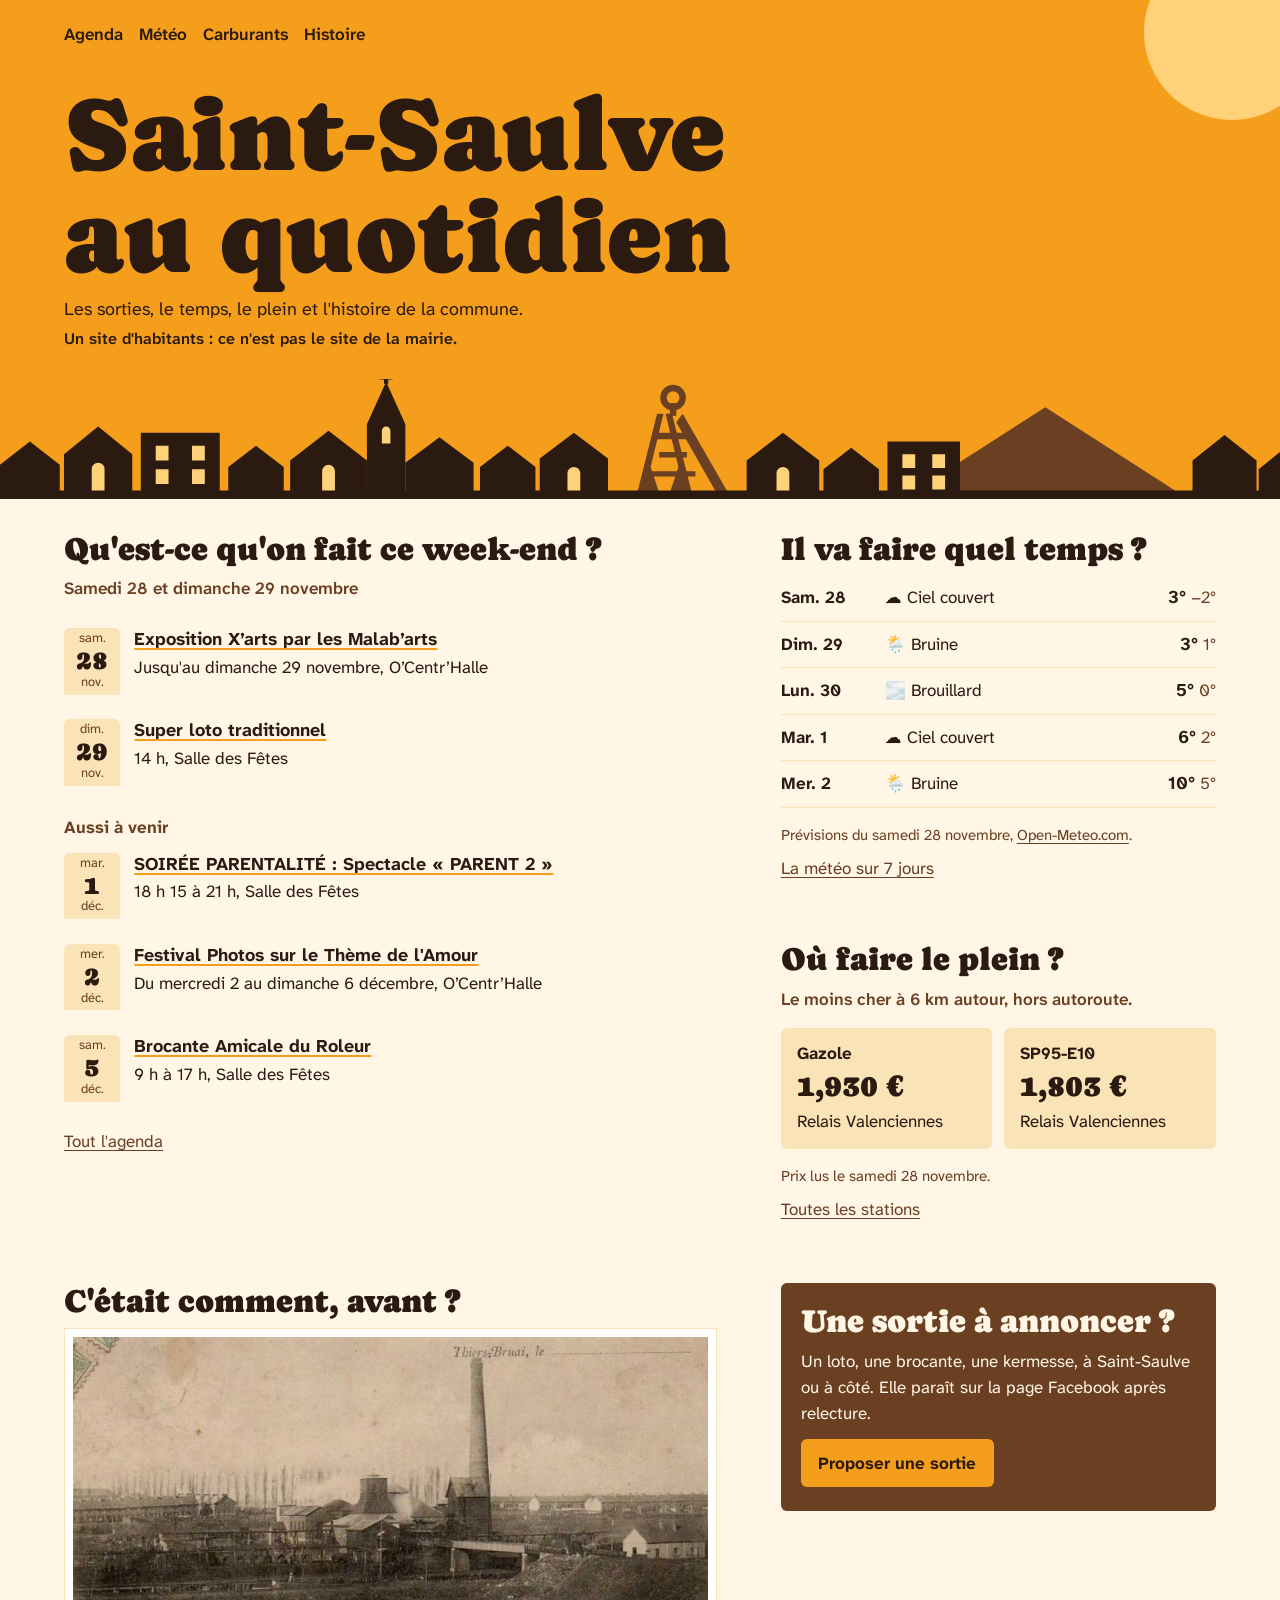
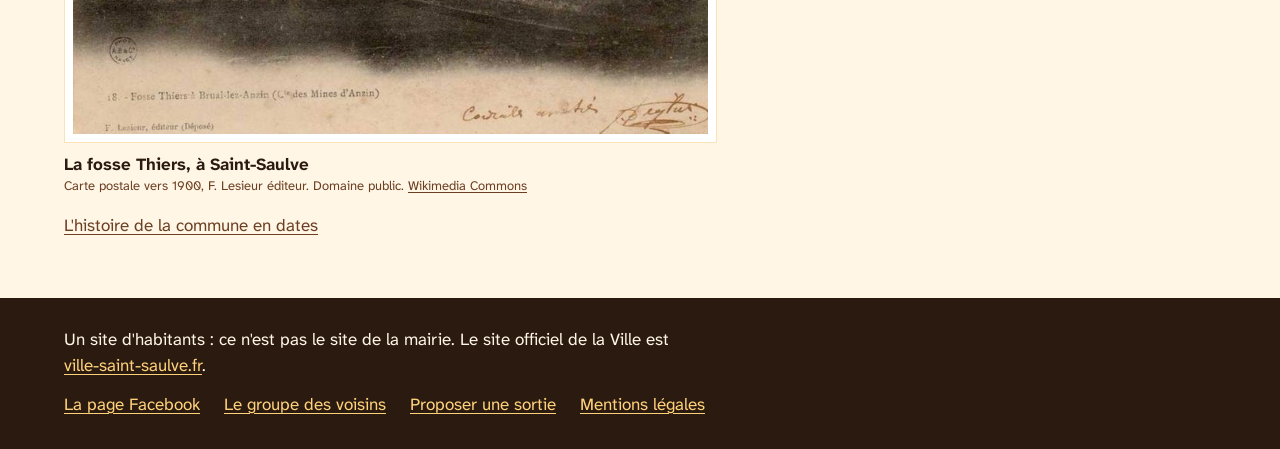
<file: index.html>
<!doctype html>
<html lang="fr">
<head>
<meta charset="utf-8">
<meta name="viewport" content="width=device-width, initial-scale=1">
<title>Saint-Saulve au quotidien : les sorties, la météo, le plein, l&#39;histoire</title>
<meta name="description" content="Que faire ce week-end à Saint-Saulve, le temps des prochains jours, le carburant le moins cher autour et l&#39;histoire de la commune. Un site d&#39;habitants, pas celui de la mairie.">
<link rel="canonical" href="https://saint-saulve-au-quotidien.github.io/">
<meta property="og:type" content="website">
<meta property="og:locale" content="fr_FR">
<meta property="og:site_name" content="Saint-Saulve au quotidien">
<meta property="og:title" content="Saint-Saulve au quotidien : les sorties, la météo, le plein, l&#39;histoire">
<meta property="og:description" content="Que faire ce week-end à Saint-Saulve, le temps des prochains jours, le carburant le moins cher autour et l&#39;histoire de la commune. Un site d&#39;habitants, pas celui de la mairie.">
<meta property="og:url" content="https://saint-saulve-au-quotidien.github.io/">
<meta property="og:image" content="https://saint-saulve-au-quotidien.github.io/assets/partage.png">
<meta name="theme-color" content="#F59E1B">
<link rel="icon" href="assets/icone.svg" type="image/svg+xml">
<link rel="stylesheet" href="assets/site.css">
</head>
<body>
<a class="evitement" href="#contenu">Aller au contenu</a>
<header class="ciel ciel-accueil">
  <div class="soleil" aria-hidden="true"></div>
  <div class="ciel-haut">
    <nav aria-label="Rubriques">
      <ul>
        <li><a href="agenda/">Agenda</a></li>
        <li><a href="meteo/">Météo</a></li>
        <li><a href="carburants/">Carburants</a></li>
        <li><a href="histoire/">Histoire</a></li>
      </ul>
    </nav>
  </div>
  <div class="ciel-titre">
<h1>Saint-Saulve au quotidien</h1>
<p>Les sorties, le temps, le plein et l'histoire de la commune.</p>
    <p class="ciel-avis">Un site d'habitants : ce n'est pas le site de la mairie.</p>
  </div>
<svg class="toits" viewBox="0 0 1200 120" preserveAspectRatio="xMidYMax slice" aria-hidden="true" focusable="false">
  <g class="toits-loin">
    <path d="M846 120 980 34l134 86z"/>
    <path d="M596 120 616 40h6l-12 50 10 30zm54 0-20-80h-6l12 50-10 30z"/>
    <path d="M614 58h34v6h-34zm4 18h26v5h-26zm-8 18h42v5h-42z"/>
    <path d="m640 40 46 80h-11l-41-72z"/>
    <path d="M631 13a12 12 0 1 1 0 24 12 12 0 0 1 0-24zm0 6a6 6 0 1 0 0 12 6 6 0 0 0 0-12z"/>
    <path d="M628 30h6v12h-6z"/>
  </g>
  <g class="toits-pres">
    <path d="M0 120V88l28-22 28 22v32z"/>
    <path d="M60 120V78l32-26 32 26v42z"/>
    <path d="M132 120V58h74v62z"/>
    <path d="M214 120V90l26-20 26 20v30z"/>
    <path d="M272 120V84l36-28 36 28v36z"/>
    <path d="M344 120V50l18-40 18 40v70z"/>
    <path d="M360 0h4v12h-4zM356 4h12v4h-12z"/>
    <path d="M380 120V86l32-24 32 24v34z"/>
    <path d="M450 120V90l26-20 26 20v30z"/>
    <path d="M506 120V82l32-24 32 24v38z"/>
    <path d="M700 120V84l34-26 34 26v36z"/>
    <path d="M772 120V92l26-20 26 20v28z"/>
    <path d="M832 120V66h68v54z"/>
    <path d="M1118 120V84l30-24 30 24v36z"/>
    <path d="M1180 120V92l20-16v44z"/>
    <path d="M0 112h1200v8H0z"/>
  </g>
  <g class="toits-fenetres">
    <path d="M146 70h12v14h-12zm34 0h12v14h-12zm-34 22h12v14h-12zm34 0h12v14h-12z"/>
    <path d="M846 78h12v13h-12zm28 0h12v13h-12zm-28 20h12v13h-12zm28 0h12v13h-12z"/>
    <path d="M86 112V92a6 6 0 0 1 12 0v20zM532 112V96a6 6 0 0 1 12 0v16zM728 112V96a6 6 0 0 1 12 0v16zM302 112V94a6 6 0 0 1 12 0v18z"/>
    <path d="M358 56a4 4 0 0 1 8 0v12h-8z"/>
  </g>
</svg></header>
<main id="contenu">
<div class="accueil">
  <section class="bloc bloc-sorties">
    <h2>Qu'est-ce qu'on fait ce week-end ?</h2>
    <p class="bloc-precision">Samedi 28 et dimanche 29 novembre</p>
    <ul class="sorties">
<li class="sortie">
  <time class="sortie-jour" datetime="2026-11-28"><span>sam.</span><b>28</b><span>nov.</span></time>
  <div class="sortie-texte">
    <h3><a href="https://www.ville-saint-saulve.fr/event/exposition-xarts-par-les-malabarts/">Exposition X’arts par les Malab’arts</a></h3>
    <p>Jusqu&#39;au dimanche 29 novembre, O’Centr’Halle</p>
  </div>
</li><li class="sortie">
  <time class="sortie-jour" datetime="2026-11-29"><span>dim.</span><b>29</b><span>nov.</span></time>
  <div class="sortie-texte">
    <h3><a href="https://www.ville-saint-saulve.fr/event/super-loto-traditionnel-63/">Super loto traditionnel</a></h3>
    <p>14 h, Salle des Fêtes</p>
  </div>
</li>    </ul>
    <h3 class="sorties-ensuite">Aussi à venir</h3>
    <ul class="sorties">
<li class="sortie">
  <time class="sortie-jour" datetime="2026-12-01"><span>mar.</span><b>1</b><span>déc.</span></time>
  <div class="sortie-texte">
    <h3><a href="https://www.ville-saint-saulve.fr/event/soiree-parentalite-spectacle-parent-2/">SOIRÉE PARENTALITÉ : Spectacle « PARENT 2 »</a></h3>
    <p>18 h 15 à 21 h, Salle des Fêtes</p>
  </div>
</li><li class="sortie">
  <time class="sortie-jour" datetime="2026-12-02"><span>mer.</span><b>2</b><span>déc.</span></time>
  <div class="sortie-texte">
    <h3><a href="https://www.ville-saint-saulve.fr/event/festival-photos-sur-le-theme-de-lamour/">Festival Photos sur le Thème de l&#39;Amour</a></h3>
    <p>Du mercredi 2 au dimanche 6 décembre, O’Centr’Halle</p>
  </div>
</li><li class="sortie">
  <time class="sortie-jour" datetime="2026-12-05"><span>sam.</span><b>5</b><span>déc.</span></time>
  <div class="sortie-texte">
    <h3><a href="https://www.ville-saint-saulve.fr/event/brocante-amicale-du-roleur/">Brocante Amicale du Roleur</a></h3>
    <p>9 h à 17 h, Salle des Fêtes</p>
  </div>
</li>    </ul>
    <p><a href="agenda/">Tout l'agenda</a></p>
  </section>

  <section class="bloc bloc-meteo">
    <h2>Il va faire quel temps ?</h2>
    <ul class="jours">
<li class="jour-meteo">
  <span class="jour-nom">Sam. 28</span>
  <span class="jour-ciel"><span aria-hidden="true">☁️</span> Ciel couvert</span>
  <span class="jour-temperatures"><b>3°</b> <span>−2°</span></span>
</li><li class="jour-meteo">
  <span class="jour-nom">Dim. 29</span>
  <span class="jour-ciel"><span aria-hidden="true">🌦️</span> Bruine</span>
  <span class="jour-temperatures"><b>3°</b> <span>1°</span></span>
</li><li class="jour-meteo">
  <span class="jour-nom">Lun. 30</span>
  <span class="jour-ciel"><span aria-hidden="true">🌫️</span> Brouillard</span>
  <span class="jour-temperatures"><b>5°</b> <span>0°</span></span>
</li><li class="jour-meteo">
  <span class="jour-nom">Mar. 1</span>
  <span class="jour-ciel"><span aria-hidden="true">☁️</span> Ciel couvert</span>
  <span class="jour-temperatures"><b>6°</b> <span>2°</span></span>
</li><li class="jour-meteo">
  <span class="jour-nom">Mer. 2</span>
  <span class="jour-ciel"><span aria-hidden="true">🌦️</span> Bruine</span>
  <span class="jour-temperatures"><b>10°</b> <span>5°</span></span>
</li>    </ul>
    <p class="note-bloc">Prévisions du samedi 28 novembre, <a href="https://open-meteo.com/">Open-Meteo.com</a>.</p>
    <p><a href="meteo/">La météo sur 7 jours</a></p>
  </section>

  <section class="bloc bloc-plein">
    <h2>Où faire le plein ?</h2>
    <p class="bloc-precision">Le moins cher à 6 km autour, hors autoroute.</p>
    <div class="pleins">
      <div class="plein">
        <h3>Gazole</h3>
        <p class="plein-prix">1,930 €</p>
        <p>Relais Valenciennes</p>
      </div>
      <div class="plein">
        <h3>SP95-E10</h3>
        <p class="plein-prix">1,803 €</p>
        <p>Relais Valenciennes</p>
      </div>
    </div>
    <p class="note-bloc">Prix lus le samedi 28 novembre.</p>
    <p><a href="carburants/">Toutes les stations</a></p>
  </section>

  <section class="bloc bloc-avant">
    <h2>C'était comment, avant ?</h2>
<figure class="carte">
  <img src="images/a002.jpg" width="1600" height="1002" alt="Carte ancienne : La fosse Thiers, à Saint-Saulve" loading="lazy">
  <figcaption><b>La fosse Thiers, à Saint-Saulve</b><small>Carte postale vers 1900, F. Lesieur éditeur. Domaine public. <a href="https://commons.wikimedia.org/wiki/File:Saint-Saulve_-_Fosse_Thiers_(A).jpg">Wikimedia Commons</a></small></figcaption>
</figure>    <p><a href="histoire/">L'histoire de la commune en dates</a></p>
  </section>

  <section class="bloc bloc-annonce">
    <h2>Une sortie à annoncer ?</h2>
    <p>Un loto, une brocante, une kermesse, à Saint-Saulve ou à côté. Elle paraît sur la page Facebook après relecture.</p>
    <p><a class="bouton" href="https://tally.so/r/1WkXYg">Proposer une sortie</a></p>
  </section>
</div>
</main>
<footer class="pied">
  <div class="pied-dedans">
    <p class="pied-avis">Un site d'habitants : ce n'est pas le site de la mairie. Le site officiel de la Ville est <a href="https://www.ville-saint-saulve.fr">ville-saint-saulve.fr</a>.</p>
    <ul class="pied-liens">
      <li><a href="https://www.facebook.com/profile.php?id=61565288438379">La page Facebook</a></li>
      <li><a href="https://www.facebook.com/groups/497136103387492">Le groupe des voisins</a></li>
      <li><a href="https://tally.so/r/1WkXYg">Proposer une sortie</a></li>
      <li><a href="mentions-legales/">Mentions légales</a></li>
    </ul>
  </div>
</footer>
</body>
</html>
</file>
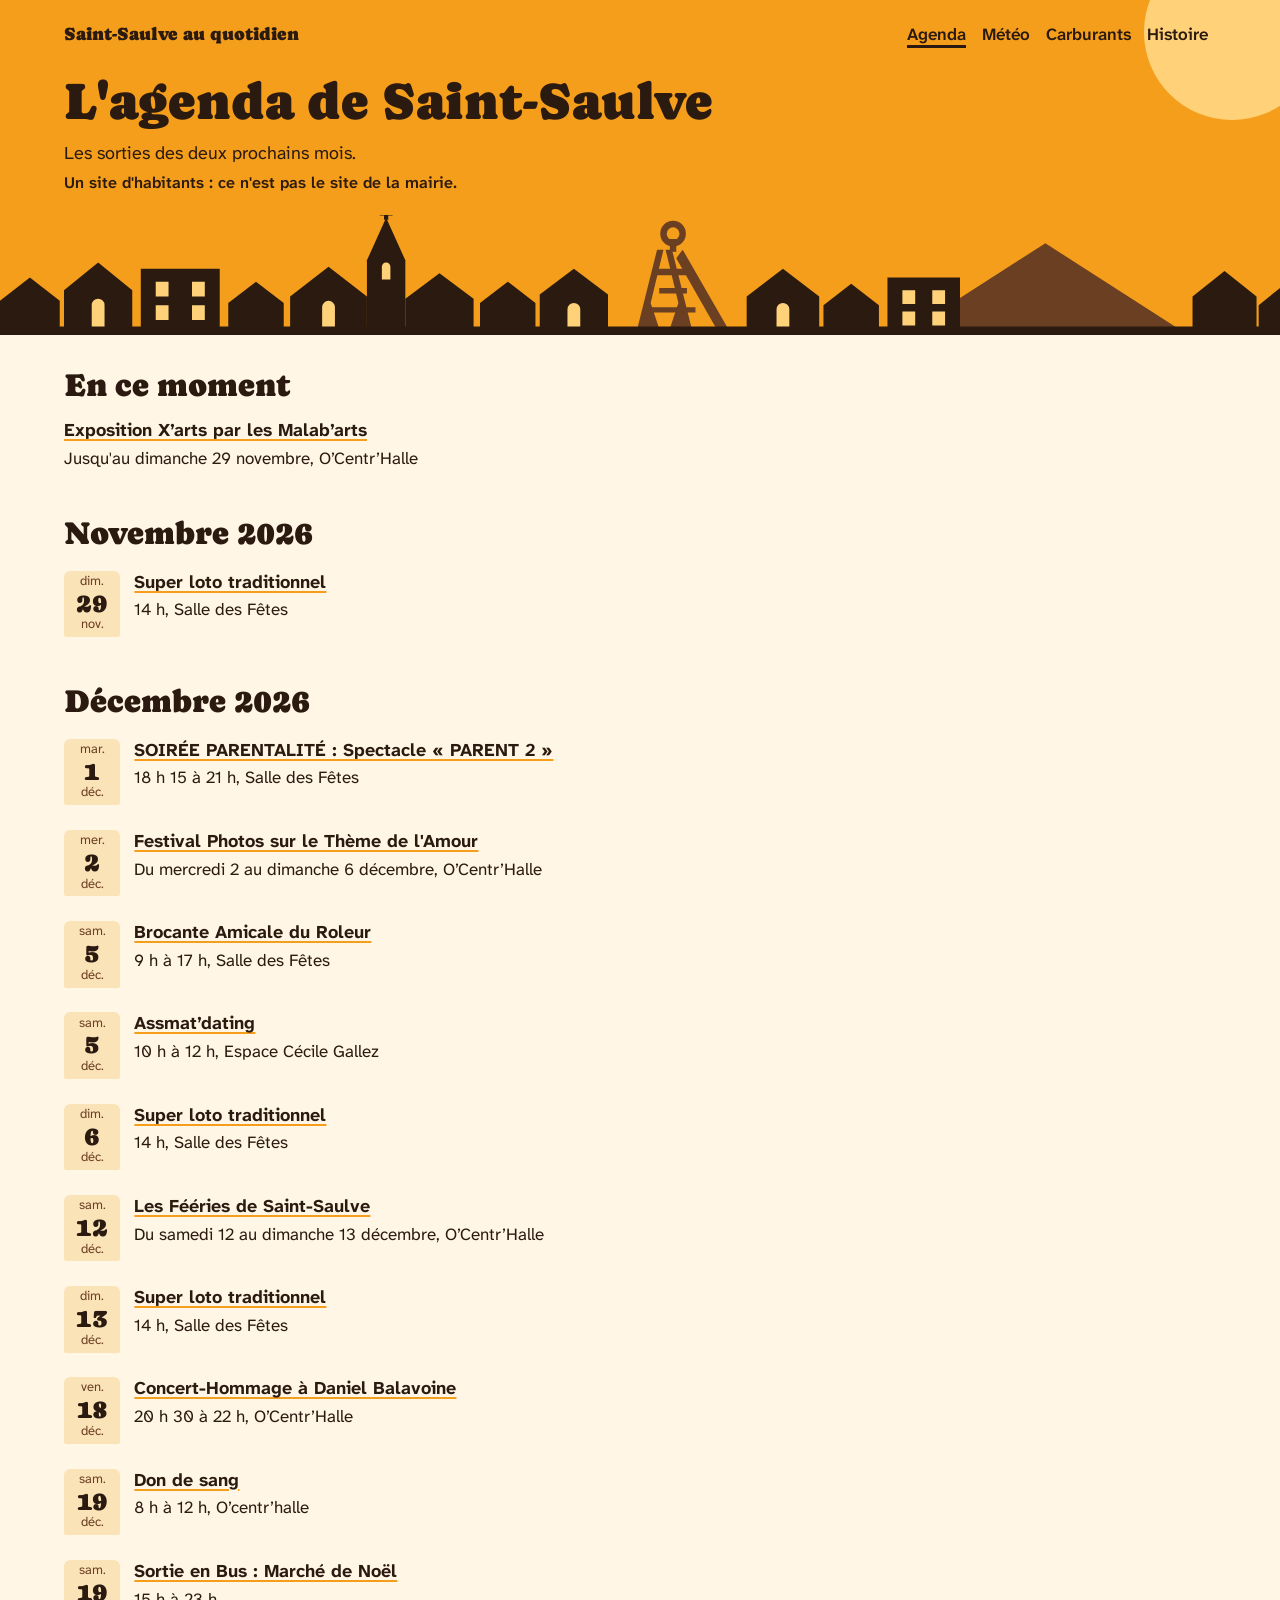
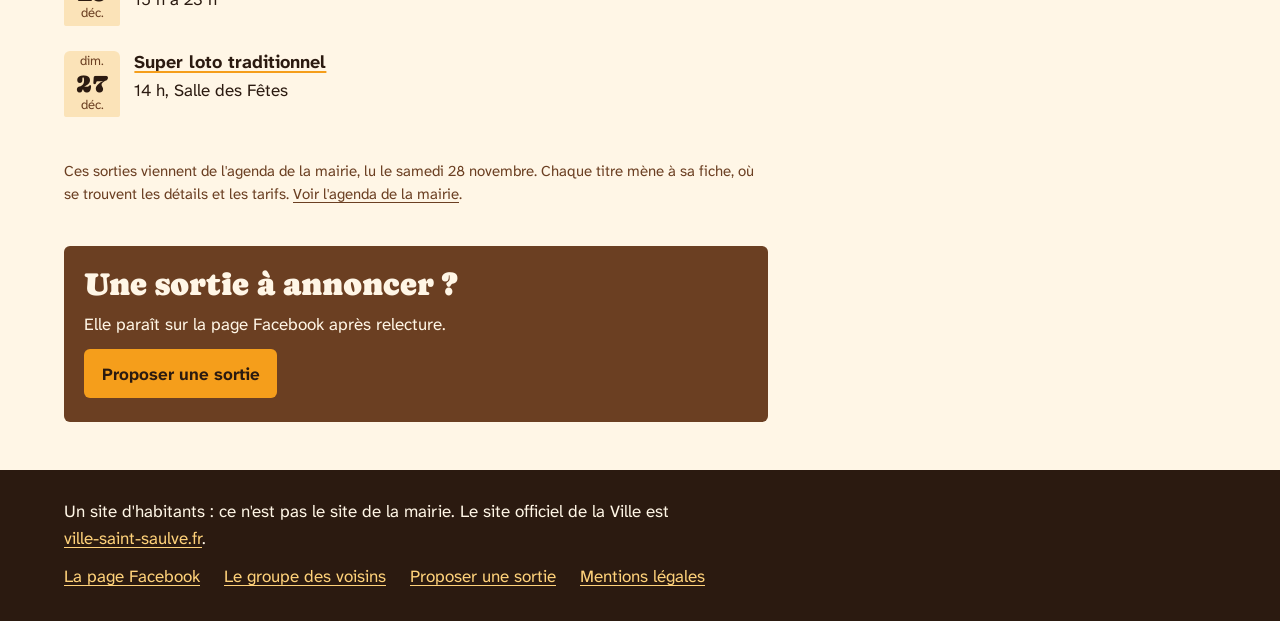
<file: agenda/index.html>
<!doctype html>
<html lang="fr">
<head>
<meta charset="utf-8">
<meta name="viewport" content="width=device-width, initial-scale=1">
<title>Agenda de Saint-Saulve : que faire, les prochaines sorties</title>
<meta name="description" content="Lotos, brocantes, concerts, expositions : les sorties à venir à Saint-Saulve (59880) pour les deux prochains mois, avec l&#39;heure et le lieu. Un site d&#39;habitants, pas celui de la mairie.">
<link rel="canonical" href="https://saint-saulve-au-quotidien.github.io/agenda/">
<meta property="og:type" content="website">
<meta property="og:locale" content="fr_FR">
<meta property="og:site_name" content="Saint-Saulve au quotidien">
<meta property="og:title" content="Agenda de Saint-Saulve : que faire, les prochaines sorties">
<meta property="og:description" content="Lotos, brocantes, concerts, expositions : les sorties à venir à Saint-Saulve (59880) pour les deux prochains mois, avec l&#39;heure et le lieu. Un site d&#39;habitants, pas celui de la mairie.">
<meta property="og:url" content="https://saint-saulve-au-quotidien.github.io/agenda/">
<meta property="og:image" content="https://saint-saulve-au-quotidien.github.io/assets/partage.png">
<meta name="theme-color" content="#F59E1B">
<link rel="icon" href="../assets/icone.svg" type="image/svg+xml">
<link rel="stylesheet" href="../assets/site.css">
<script type="application/ld+json">[{"@context": "https://schema.org", "@type": "Event", "endDate": "2026-11-29T17:00:00+01:00", "location": {"@type": "Place", "address": "O\u2019Centr\u2019Halle, 59880 Saint-Saulve", "name": "O\u2019Centr\u2019Halle"}, "name": "Exposition X\u2019arts par les Malab\u2019arts", "startDate": "2026-11-25T10:00:00+01:00", "url": "https://www.ville-saint-saulve.fr/event/exposition-xarts-par-les-malabarts/"}, {"@context": "https://schema.org", "@type": "Event", "location": {"@type": "Place", "address": "Salle des F\u00eates, 59880 Saint-Saulve", "name": "Salle des F\u00eates"}, "name": "Super loto traditionnel", "startDate": "2026-11-29T14:00:00+01:00", "url": "https://www.ville-saint-saulve.fr/event/super-loto-traditionnel-63/"}, {"@context": "https://schema.org", "@type": "Event", "endDate": "2026-12-01T21:00:00+01:00", "location": {"@type": "Place", "address": "Salle des F\u00eates, 59880 Saint-Saulve", "name": "Salle des F\u00eates"}, "name": "SOIR\u00c9E PARENTALIT\u00c9 : Spectacle \u00ab PARENT 2 \u00bb", "startDate": "2026-12-01T18:15:00+01:00", "url": "https://www.ville-saint-saulve.fr/event/soiree-parentalite-spectacle-parent-2/"}, {"@context": "https://schema.org", "@type": "Event", "endDate": "2026-12-06T17:00:00+01:00", "location": {"@type": "Place", "address": "O\u2019Centr\u2019Halle, 59880 Saint-Saulve", "name": "O\u2019Centr\u2019Halle"}, "name": "Festival Photos sur le Th\u00e8me de l\u0027Amour", "startDate": "2026-12-02T10:00:00+01:00", "url": "https://www.ville-saint-saulve.fr/event/festival-photos-sur-le-theme-de-lamour/"}, {"@context": "https://schema.org", "@type": "Event", "endDate": "2026-12-05T17:00:00+01:00", "location": {"@type": "Place", "address": "Salle des F\u00eates, 59880 Saint-Saulve", "name": "Salle des F\u00eates"}, "name": "Brocante Amicale du Roleur", "startDate": "2026-12-05T09:00:00+01:00", "url": "https://www.ville-saint-saulve.fr/event/brocante-amicale-du-roleur/"}, {"@context": "https://schema.org", "@type": "Event", "endDate": "2026-12-05T12:00:00+01:00", "location": {"@type": "Place", "address": "Espace C\u00e9cile Gallez, 59880 Saint-Saulve", "name": "Espace C\u00e9cile Gallez"}, "name": "Assmat\u2019dating", "startDate": "2026-12-05T10:00:00+01:00", "url": "https://www.ville-saint-saulve.fr/event/assmatdating-3/"}, {"@context": "https://schema.org", "@type": "Event", "location": {"@type": "Place", "address": "Salle des F\u00eates, 59880 Saint-Saulve", "name": "Salle des F\u00eates"}, "name": "Super loto traditionnel", "startDate": "2026-12-06T14:00:00+01:00", "url": "https://www.ville-saint-saulve.fr/event/super-loto-traditionnel-59/"}, {"@context": "https://schema.org", "@type": "Event", "endDate": "2026-12-13T19:15:00+01:00", "location": {"@type": "Place", "address": "O\u2019Centr\u2019Halle, 59880 Saint-Saulve", "name": "O\u2019Centr\u2019Halle"}, "name": "Les F\u00e9\u00e9ries de Saint-Saulve", "startDate": "2026-12-12T16:00:00+01:00", "url": "https://www.ville-saint-saulve.fr/event/les-feeries-de-saint-saulve-9/"}, {"@context": "https://schema.org", "@type": "Event", "location": {"@type": "Place", "address": "Salle des F\u00eates, 59880 Saint-Saulve", "name": "Salle des F\u00eates"}, "name": "Super loto traditionnel", "startDate": "2026-12-13T14:00:00+01:00", "url": "https://www.ville-saint-saulve.fr/event/super-loto-traditionnel-64/"}, {"@context": "https://schema.org", "@type": "Event", "endDate": "2026-12-18T22:00:00+01:00", "location": {"@type": "Place", "address": "O\u2019Centr\u2019Halle, 59880 Saint-Saulve", "name": "O\u2019Centr\u2019Halle"}, "name": "Concert-Hommage \u00e0 Daniel Balavoine", "startDate": "2026-12-18T20:30:00+01:00", "url": "https://www.ville-saint-saulve.fr/event/concert-hommage-a-daniel-balavoine/"}, {"@context": "https://schema.org", "@type": "Event", "endDate": "2026-12-19T12:00:00+01:00", "location": {"@type": "Place", "address": "O\u2019centr\u2019halle, 59880 Saint-Saulve", "name": "O\u2019centr\u2019halle"}, "name": "Don de sang", "startDate": "2026-12-19T08:00:00+01:00", "url": "https://www.ville-saint-saulve.fr/event/don-de-sang-11/"}, {"@context": "https://schema.org", "@type": "Event", "location": {"@type": "Place", "address": "Salle des F\u00eates, 59880 Saint-Saulve", "name": "Salle des F\u00eates"}, "name": "Super loto traditionnel", "startDate": "2026-12-27T14:00:00+01:00", "url": "https://www.ville-saint-saulve.fr/event/super-loto-traditionnel-60/"}]</script>
</head>
<body>
<a class="evitement" href="#contenu">Aller au contenu</a>
<header class="ciel">
  <div class="soleil" aria-hidden="true"></div>
  <div class="ciel-haut">
<a class="marque" href="../">Saint-Saulve au quotidien</a>    <nav aria-label="Rubriques">
      <ul>
        <li><a href="../agenda/" aria-current="page">Agenda</a></li>
        <li><a href="../meteo/">Météo</a></li>
        <li><a href="../carburants/">Carburants</a></li>
        <li><a href="../histoire/">Histoire</a></li>
      </ul>
    </nav>
  </div>
  <div class="ciel-titre">
<h1>L'agenda de <span class="insecable">Saint-Saulve</span></h1>
<p>Les sorties des deux prochains mois.</p>
    <p class="ciel-avis">Un site d'habitants : ce n'est pas le site de la mairie.</p>
  </div>
<svg class="toits" viewBox="0 0 1200 120" preserveAspectRatio="xMidYMax slice" aria-hidden="true" focusable="false">
  <g class="toits-loin">
    <path d="M846 120 980 34l134 86z"/>
    <path d="M596 120 616 40h6l-12 50 10 30zm54 0-20-80h-6l12 50-10 30z"/>
    <path d="M614 58h34v6h-34zm4 18h26v5h-26zm-8 18h42v5h-42z"/>
    <path d="m640 40 46 80h-11l-41-72z"/>
    <path d="M631 13a12 12 0 1 1 0 24 12 12 0 0 1 0-24zm0 6a6 6 0 1 0 0 12 6 6 0 0 0 0-12z"/>
    <path d="M628 30h6v12h-6z"/>
  </g>
  <g class="toits-pres">
    <path d="M0 120V88l28-22 28 22v32z"/>
    <path d="M60 120V78l32-26 32 26v42z"/>
    <path d="M132 120V58h74v62z"/>
    <path d="M214 120V90l26-20 26 20v30z"/>
    <path d="M272 120V84l36-28 36 28v36z"/>
    <path d="M344 120V50l18-40 18 40v70z"/>
    <path d="M360 0h4v12h-4zM356 4h12v4h-12z"/>
    <path d="M380 120V86l32-24 32 24v34z"/>
    <path d="M450 120V90l26-20 26 20v30z"/>
    <path d="M506 120V82l32-24 32 24v38z"/>
    <path d="M700 120V84l34-26 34 26v36z"/>
    <path d="M772 120V92l26-20 26 20v28z"/>
    <path d="M832 120V66h68v54z"/>
    <path d="M1118 120V84l30-24 30 24v36z"/>
    <path d="M1180 120V92l20-16v44z"/>
    <path d="M0 112h1200v8H0z"/>
  </g>
  <g class="toits-fenetres">
    <path d="M146 70h12v14h-12zm34 0h12v14h-12zm-34 22h12v14h-12zm34 0h12v14h-12z"/>
    <path d="M846 78h12v13h-12zm28 0h12v13h-12zm-28 20h12v13h-12zm28 0h12v13h-12z"/>
    <path d="M86 112V92a6 6 0 0 1 12 0v20zM532 112V96a6 6 0 0 1 12 0v16zM728 112V96a6 6 0 0 1 12 0v16zM302 112V94a6 6 0 0 1 12 0v18z"/>
    <path d="M358 56a4 4 0 0 1 8 0v12h-8z"/>
  </g>
</svg></header>
<main id="contenu">
<div class="colonne">
  <section class="bloc">
    <h2>En ce moment</h2>
    <ul class="en-cours">
      <li><h3><a href="https://www.ville-saint-saulve.fr/event/exposition-xarts-par-les-malabarts/">Exposition X’arts par les Malab’arts</a></h3><p>Jusqu&#39;au dimanche 29 novembre, O’Centr’Halle</p></li>
    </ul>
  </section>
  <section class="bloc">
    <h2>Novembre 2026</h2>
    <ul class="sorties">
<li class="sortie">
  <time class="sortie-jour" datetime="2026-11-29"><span>dim.</span><b>29</b><span>nov.</span></time>
  <div class="sortie-texte">
    <h3><a href="https://www.ville-saint-saulve.fr/event/super-loto-traditionnel-63/">Super loto traditionnel</a></h3>
    <p>14 h, Salle des Fêtes</p>
  </div>
</li>    </ul>
  </section>
  <section class="bloc">
    <h2>Décembre 2026</h2>
    <ul class="sorties">
<li class="sortie">
  <time class="sortie-jour" datetime="2026-12-01"><span>mar.</span><b>1</b><span>déc.</span></time>
  <div class="sortie-texte">
    <h3><a href="https://www.ville-saint-saulve.fr/event/soiree-parentalite-spectacle-parent-2/">SOIRÉE PARENTALITÉ : Spectacle « PARENT 2 »</a></h3>
    <p>18 h 15 à 21 h, Salle des Fêtes</p>
  </div>
</li><li class="sortie">
  <time class="sortie-jour" datetime="2026-12-02"><span>mer.</span><b>2</b><span>déc.</span></time>
  <div class="sortie-texte">
    <h3><a href="https://www.ville-saint-saulve.fr/event/festival-photos-sur-le-theme-de-lamour/">Festival Photos sur le Thème de l&#39;Amour</a></h3>
    <p>Du mercredi 2 au dimanche 6 décembre, O’Centr’Halle</p>
  </div>
</li><li class="sortie">
  <time class="sortie-jour" datetime="2026-12-05"><span>sam.</span><b>5</b><span>déc.</span></time>
  <div class="sortie-texte">
    <h3><a href="https://www.ville-saint-saulve.fr/event/brocante-amicale-du-roleur/">Brocante Amicale du Roleur</a></h3>
    <p>9 h à 17 h, Salle des Fêtes</p>
  </div>
</li><li class="sortie">
  <time class="sortie-jour" datetime="2026-12-05"><span>sam.</span><b>5</b><span>déc.</span></time>
  <div class="sortie-texte">
    <h3><a href="https://www.ville-saint-saulve.fr/event/assmatdating-3/">Assmat’dating</a></h3>
    <p>10 h à 12 h, Espace Cécile Gallez</p>
  </div>
</li><li class="sortie">
  <time class="sortie-jour" datetime="2026-12-06"><span>dim.</span><b>6</b><span>déc.</span></time>
  <div class="sortie-texte">
    <h3><a href="https://www.ville-saint-saulve.fr/event/super-loto-traditionnel-59/">Super loto traditionnel</a></h3>
    <p>14 h, Salle des Fêtes</p>
  </div>
</li><li class="sortie">
  <time class="sortie-jour" datetime="2026-12-12"><span>sam.</span><b>12</b><span>déc.</span></time>
  <div class="sortie-texte">
    <h3><a href="https://www.ville-saint-saulve.fr/event/les-feeries-de-saint-saulve-9/">Les Fééries de Saint-Saulve</a></h3>
    <p>Du samedi 12 au dimanche 13 décembre, O’Centr’Halle</p>
  </div>
</li><li class="sortie">
  <time class="sortie-jour" datetime="2026-12-13"><span>dim.</span><b>13</b><span>déc.</span></time>
  <div class="sortie-texte">
    <h3><a href="https://www.ville-saint-saulve.fr/event/super-loto-traditionnel-64/">Super loto traditionnel</a></h3>
    <p>14 h, Salle des Fêtes</p>
  </div>
</li><li class="sortie">
  <time class="sortie-jour" datetime="2026-12-18"><span>ven.</span><b>18</b><span>déc.</span></time>
  <div class="sortie-texte">
    <h3><a href="https://www.ville-saint-saulve.fr/event/concert-hommage-a-daniel-balavoine/">Concert-Hommage à Daniel Balavoine</a></h3>
    <p>20 h 30 à 22 h, O’Centr’Halle</p>
  </div>
</li><li class="sortie">
  <time class="sortie-jour" datetime="2026-12-19"><span>sam.</span><b>19</b><span>déc.</span></time>
  <div class="sortie-texte">
    <h3><a href="https://www.ville-saint-saulve.fr/event/don-de-sang-11/">Don de sang</a></h3>
    <p>8 h à 12 h, O’centr’halle</p>
  </div>
</li><li class="sortie">
  <time class="sortie-jour" datetime="2026-12-19"><span>sam.</span><b>19</b><span>déc.</span></time>
  <div class="sortie-texte">
    <h3><a href="https://www.ville-saint-saulve.fr/event/sortie-en-bus-marche-de-noel/">Sortie en Bus : Marché de Noël</a></h3>
    <p>15 h à 23 h</p>
  </div>
</li><li class="sortie">
  <time class="sortie-jour" datetime="2026-12-27"><span>dim.</span><b>27</b><span>déc.</span></time>
  <div class="sortie-texte">
    <h3><a href="https://www.ville-saint-saulve.fr/event/super-loto-traditionnel-60/">Super loto traditionnel</a></h3>
    <p>14 h, Salle des Fêtes</p>
  </div>
</li>    </ul>
  </section>
  <p class="note">Ces sorties viennent de l'agenda de la mairie, lu le samedi 28 novembre. Chaque titre mène à sa fiche, où se trouvent les détails et les tarifs. <a href="https://www.ville-saint-saulve.fr/events/">Voir l'agenda de la mairie</a>.</p>
  <section class="bloc-annonce">
    <h2>Une sortie à annoncer ?</h2>
    <p>Elle paraît sur la page Facebook après relecture.</p>
    <p><a class="bouton" href="https://tally.so/r/1WkXYg">Proposer une sortie</a></p>
  </section>
</div>
</main>
<footer class="pied">
  <div class="pied-dedans">
    <p class="pied-avis">Un site d'habitants : ce n'est pas le site de la mairie. Le site officiel de la Ville est <a href="https://www.ville-saint-saulve.fr">ville-saint-saulve.fr</a>.</p>
    <ul class="pied-liens">
      <li><a href="https://www.facebook.com/profile.php?id=61565288438379">La page Facebook</a></li>
      <li><a href="https://www.facebook.com/groups/497136103387492">Le groupe des voisins</a></li>
      <li><a href="https://tally.so/r/1WkXYg">Proposer une sortie</a></li>
      <li><a href="../mentions-legales/">Mentions légales</a></li>
    </ul>
  </div>
</footer>
</body>
</html>
</file>
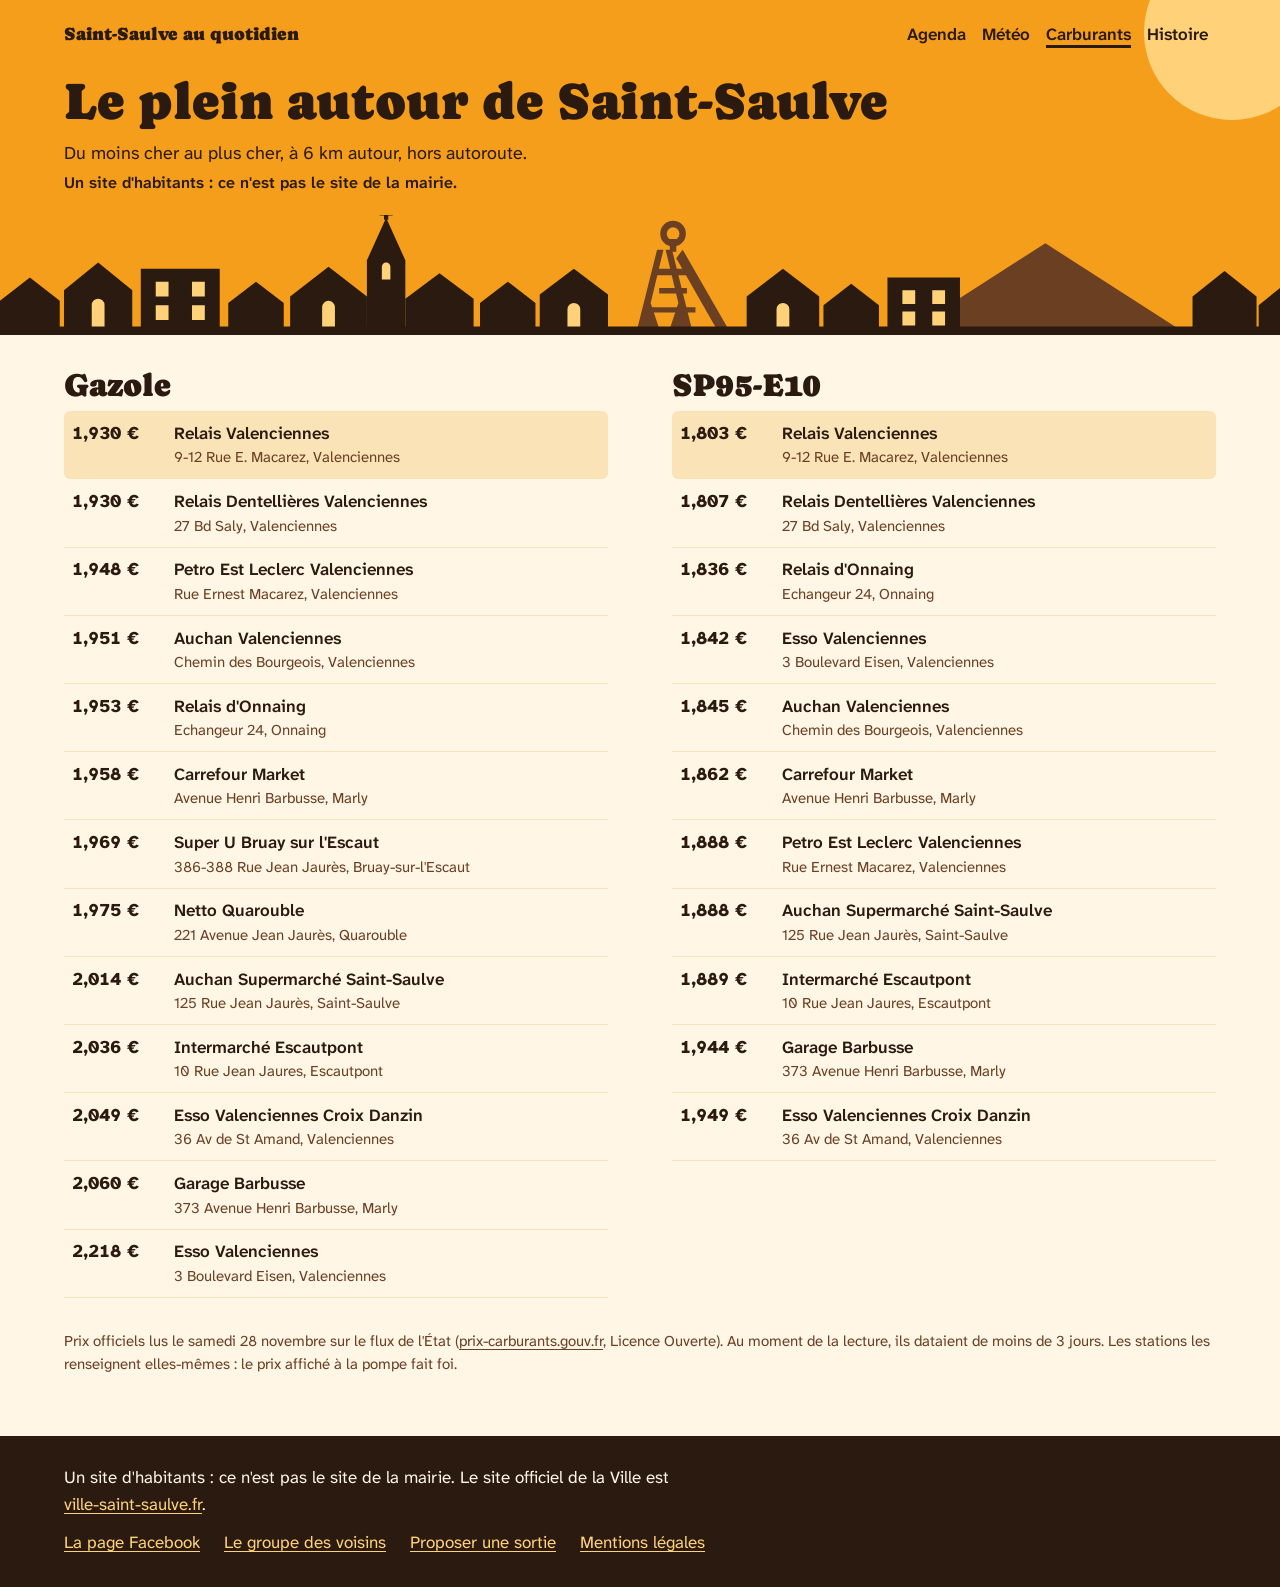
<file: carburants/index.html>
<!doctype html>
<html lang="fr">
<head>
<meta charset="utf-8">
<meta name="viewport" content="width=device-width, initial-scale=1">
<title>Prix des carburants à Saint-Saulve et autour : gazole et SP95-E10</title>
<meta name="description" content="Le gazole et le SP95-E10 du moins cher au plus cher, dans les stations à 6 km autour de Saint-Saulve, hors autoroute. Prix officiels. Un site d&#39;habitants, pas celui de la mairie.">
<link rel="canonical" href="https://saint-saulve-au-quotidien.github.io/carburants/">
<meta property="og:type" content="website">
<meta property="og:locale" content="fr_FR">
<meta property="og:site_name" content="Saint-Saulve au quotidien">
<meta property="og:title" content="Prix des carburants à Saint-Saulve et autour : gazole et SP95-E10">
<meta property="og:description" content="Le gazole et le SP95-E10 du moins cher au plus cher, dans les stations à 6 km autour de Saint-Saulve, hors autoroute. Prix officiels. Un site d&#39;habitants, pas celui de la mairie.">
<meta property="og:url" content="https://saint-saulve-au-quotidien.github.io/carburants/">
<meta property="og:image" content="https://saint-saulve-au-quotidien.github.io/assets/partage.png">
<meta name="theme-color" content="#F59E1B">
<link rel="icon" href="../assets/icone.svg" type="image/svg+xml">
<link rel="stylesheet" href="../assets/site.css">
</head>
<body>
<a class="evitement" href="#contenu">Aller au contenu</a>
<header class="ciel">
  <div class="soleil" aria-hidden="true"></div>
  <div class="ciel-haut">
<a class="marque" href="../">Saint-Saulve au quotidien</a>    <nav aria-label="Rubriques">
      <ul>
        <li><a href="../agenda/">Agenda</a></li>
        <li><a href="../meteo/">Météo</a></li>
        <li><a href="../carburants/" aria-current="page">Carburants</a></li>
        <li><a href="../histoire/">Histoire</a></li>
      </ul>
    </nav>
  </div>
  <div class="ciel-titre">
<h1>Le plein autour de <span class="insecable">Saint-Saulve</span></h1>
<p>Du moins cher au plus cher, à 6 km autour, hors autoroute.</p>
    <p class="ciel-avis">Un site d'habitants : ce n'est pas le site de la mairie.</p>
  </div>
<svg class="toits" viewBox="0 0 1200 120" preserveAspectRatio="xMidYMax slice" aria-hidden="true" focusable="false">
  <g class="toits-loin">
    <path d="M846 120 980 34l134 86z"/>
    <path d="M596 120 616 40h6l-12 50 10 30zm54 0-20-80h-6l12 50-10 30z"/>
    <path d="M614 58h34v6h-34zm4 18h26v5h-26zm-8 18h42v5h-42z"/>
    <path d="m640 40 46 80h-11l-41-72z"/>
    <path d="M631 13a12 12 0 1 1 0 24 12 12 0 0 1 0-24zm0 6a6 6 0 1 0 0 12 6 6 0 0 0 0-12z"/>
    <path d="M628 30h6v12h-6z"/>
  </g>
  <g class="toits-pres">
    <path d="M0 120V88l28-22 28 22v32z"/>
    <path d="M60 120V78l32-26 32 26v42z"/>
    <path d="M132 120V58h74v62z"/>
    <path d="M214 120V90l26-20 26 20v30z"/>
    <path d="M272 120V84l36-28 36 28v36z"/>
    <path d="M344 120V50l18-40 18 40v70z"/>
    <path d="M360 0h4v12h-4zM356 4h12v4h-12z"/>
    <path d="M380 120V86l32-24 32 24v34z"/>
    <path d="M450 120V90l26-20 26 20v30z"/>
    <path d="M506 120V82l32-24 32 24v38z"/>
    <path d="M700 120V84l34-26 34 26v36z"/>
    <path d="M772 120V92l26-20 26 20v28z"/>
    <path d="M832 120V66h68v54z"/>
    <path d="M1118 120V84l30-24 30 24v36z"/>
    <path d="M1180 120V92l20-16v44z"/>
    <path d="M0 112h1200v8H0z"/>
  </g>
  <g class="toits-fenetres">
    <path d="M146 70h12v14h-12zm34 0h12v14h-12zm-34 22h12v14h-12zm34 0h12v14h-12z"/>
    <path d="M846 78h12v13h-12zm28 0h12v13h-12zm-28 20h12v13h-12zm28 0h12v13h-12z"/>
    <path d="M86 112V92a6 6 0 0 1 12 0v20zM532 112V96a6 6 0 0 1 12 0v16zM728 112V96a6 6 0 0 1 12 0v16zM302 112V94a6 6 0 0 1 12 0v18z"/>
    <path d="M358 56a4 4 0 0 1 8 0v12h-8z"/>
  </g>
</svg></header>
<main id="contenu">
<div class="colonne colonne-large">
  <div class="carburants">
    <section class="bloc" id="gazole">
      <h2>Gazole</h2>
      <ol class="stations">
        <li class="station">
          <span class="station-prix">1,930 €</span>
          <span class="station-nom">Relais Valenciennes<small>9-12 Rue E. Macarez, Valenciennes</small></span>
        </li>
        <li class="station">
          <span class="station-prix">1,930 €</span>
          <span class="station-nom">Relais Dentellières Valenciennes<small>27 Bd Saly, Valenciennes</small></span>
        </li>
        <li class="station">
          <span class="station-prix">1,948 €</span>
          <span class="station-nom">Petro Est Leclerc Valenciennes<small>Rue Ernest Macarez, Valenciennes</small></span>
        </li>
        <li class="station">
          <span class="station-prix">1,951 €</span>
          <span class="station-nom">Auchan Valenciennes<small>Chemin des Bourgeois, Valenciennes</small></span>
        </li>
        <li class="station">
          <span class="station-prix">1,953 €</span>
          <span class="station-nom">Relais d&#39;Onnaing<small>Echangeur 24, Onnaing</small></span>
        </li>
        <li class="station">
          <span class="station-prix">1,958 €</span>
          <span class="station-nom">Carrefour Market<small>Avenue Henri Barbusse, Marly</small></span>
        </li>
        <li class="station">
          <span class="station-prix">1,969 €</span>
          <span class="station-nom">Super U Bruay sur l&#39;Escaut<small>386-388 Rue Jean Jaurès, Bruay-sur-l&#39;Escaut</small></span>
        </li>
        <li class="station">
          <span class="station-prix">1,975 €</span>
          <span class="station-nom">Netto Quarouble<small>221 Avenue Jean Jaurès, Quarouble</small></span>
        </li>
        <li class="station">
          <span class="station-prix">2,014 €</span>
          <span class="station-nom">Auchan Supermarché Saint-Saulve<small>125 Rue Jean Jaurès, Saint-Saulve</small></span>
        </li>
        <li class="station">
          <span class="station-prix">2,036 €</span>
          <span class="station-nom">Intermarché Escautpont<small>10 Rue Jean Jaures, Escautpont</small></span>
        </li>
        <li class="station">
          <span class="station-prix">2,049 €</span>
          <span class="station-nom">Esso Valenciennes Croix Danzin<small>36 Av de St Amand, Valenciennes</small></span>
        </li>
        <li class="station">
          <span class="station-prix">2,060 €</span>
          <span class="station-nom">Garage Barbusse<small>373 Avenue Henri Barbusse, Marly</small></span>
        </li>
        <li class="station">
          <span class="station-prix">2,218 €</span>
          <span class="station-nom">Esso Valenciennes<small>3 Boulevard Eisen, Valenciennes</small></span>
        </li>
      </ol>
    </section>
    <section class="bloc" id="sp95-e10">
      <h2>SP95-E10</h2>
      <ol class="stations">
        <li class="station">
          <span class="station-prix">1,803 €</span>
          <span class="station-nom">Relais Valenciennes<small>9-12 Rue E. Macarez, Valenciennes</small></span>
        </li>
        <li class="station">
          <span class="station-prix">1,807 €</span>
          <span class="station-nom">Relais Dentellières Valenciennes<small>27 Bd Saly, Valenciennes</small></span>
        </li>
        <li class="station">
          <span class="station-prix">1,836 €</span>
          <span class="station-nom">Relais d&#39;Onnaing<small>Echangeur 24, Onnaing</small></span>
        </li>
        <li class="station">
          <span class="station-prix">1,842 €</span>
          <span class="station-nom">Esso Valenciennes<small>3 Boulevard Eisen, Valenciennes</small></span>
        </li>
        <li class="station">
          <span class="station-prix">1,845 €</span>
          <span class="station-nom">Auchan Valenciennes<small>Chemin des Bourgeois, Valenciennes</small></span>
        </li>
        <li class="station">
          <span class="station-prix">1,862 €</span>
          <span class="station-nom">Carrefour Market<small>Avenue Henri Barbusse, Marly</small></span>
        </li>
        <li class="station">
          <span class="station-prix">1,888 €</span>
          <span class="station-nom">Petro Est Leclerc Valenciennes<small>Rue Ernest Macarez, Valenciennes</small></span>
        </li>
        <li class="station">
          <span class="station-prix">1,888 €</span>
          <span class="station-nom">Auchan Supermarché Saint-Saulve<small>125 Rue Jean Jaurès, Saint-Saulve</small></span>
        </li>
        <li class="station">
          <span class="station-prix">1,889 €</span>
          <span class="station-nom">Intermarché Escautpont<small>10 Rue Jean Jaures, Escautpont</small></span>
        </li>
        <li class="station">
          <span class="station-prix">1,944 €</span>
          <span class="station-nom">Garage Barbusse<small>373 Avenue Henri Barbusse, Marly</small></span>
        </li>
        <li class="station">
          <span class="station-prix">1,949 €</span>
          <span class="station-nom">Esso Valenciennes Croix Danzin<small>36 Av de St Amand, Valenciennes</small></span>
        </li>
      </ol>
    </section>
  </div>
  <p class="note">Prix officiels lus le samedi 28 novembre sur le flux de l'État (<a href="https://www.prix-carburants.gouv.fr/">prix-carburants.gouv.fr</a>, Licence Ouverte). Au moment de la lecture, ils dataient de moins de 3 jours. Les stations les renseignent elles-mêmes : le prix affiché à la pompe fait foi.</p>
</div>
</main>
<footer class="pied">
  <div class="pied-dedans">
    <p class="pied-avis">Un site d'habitants : ce n'est pas le site de la mairie. Le site officiel de la Ville est <a href="https://www.ville-saint-saulve.fr">ville-saint-saulve.fr</a>.</p>
    <ul class="pied-liens">
      <li><a href="https://www.facebook.com/profile.php?id=61565288438379">La page Facebook</a></li>
      <li><a href="https://www.facebook.com/groups/497136103387492">Le groupe des voisins</a></li>
      <li><a href="https://tally.so/r/1WkXYg">Proposer une sortie</a></li>
      <li><a href="../mentions-legales/">Mentions légales</a></li>
    </ul>
  </div>
</footer>
</body>
</html>
</file>
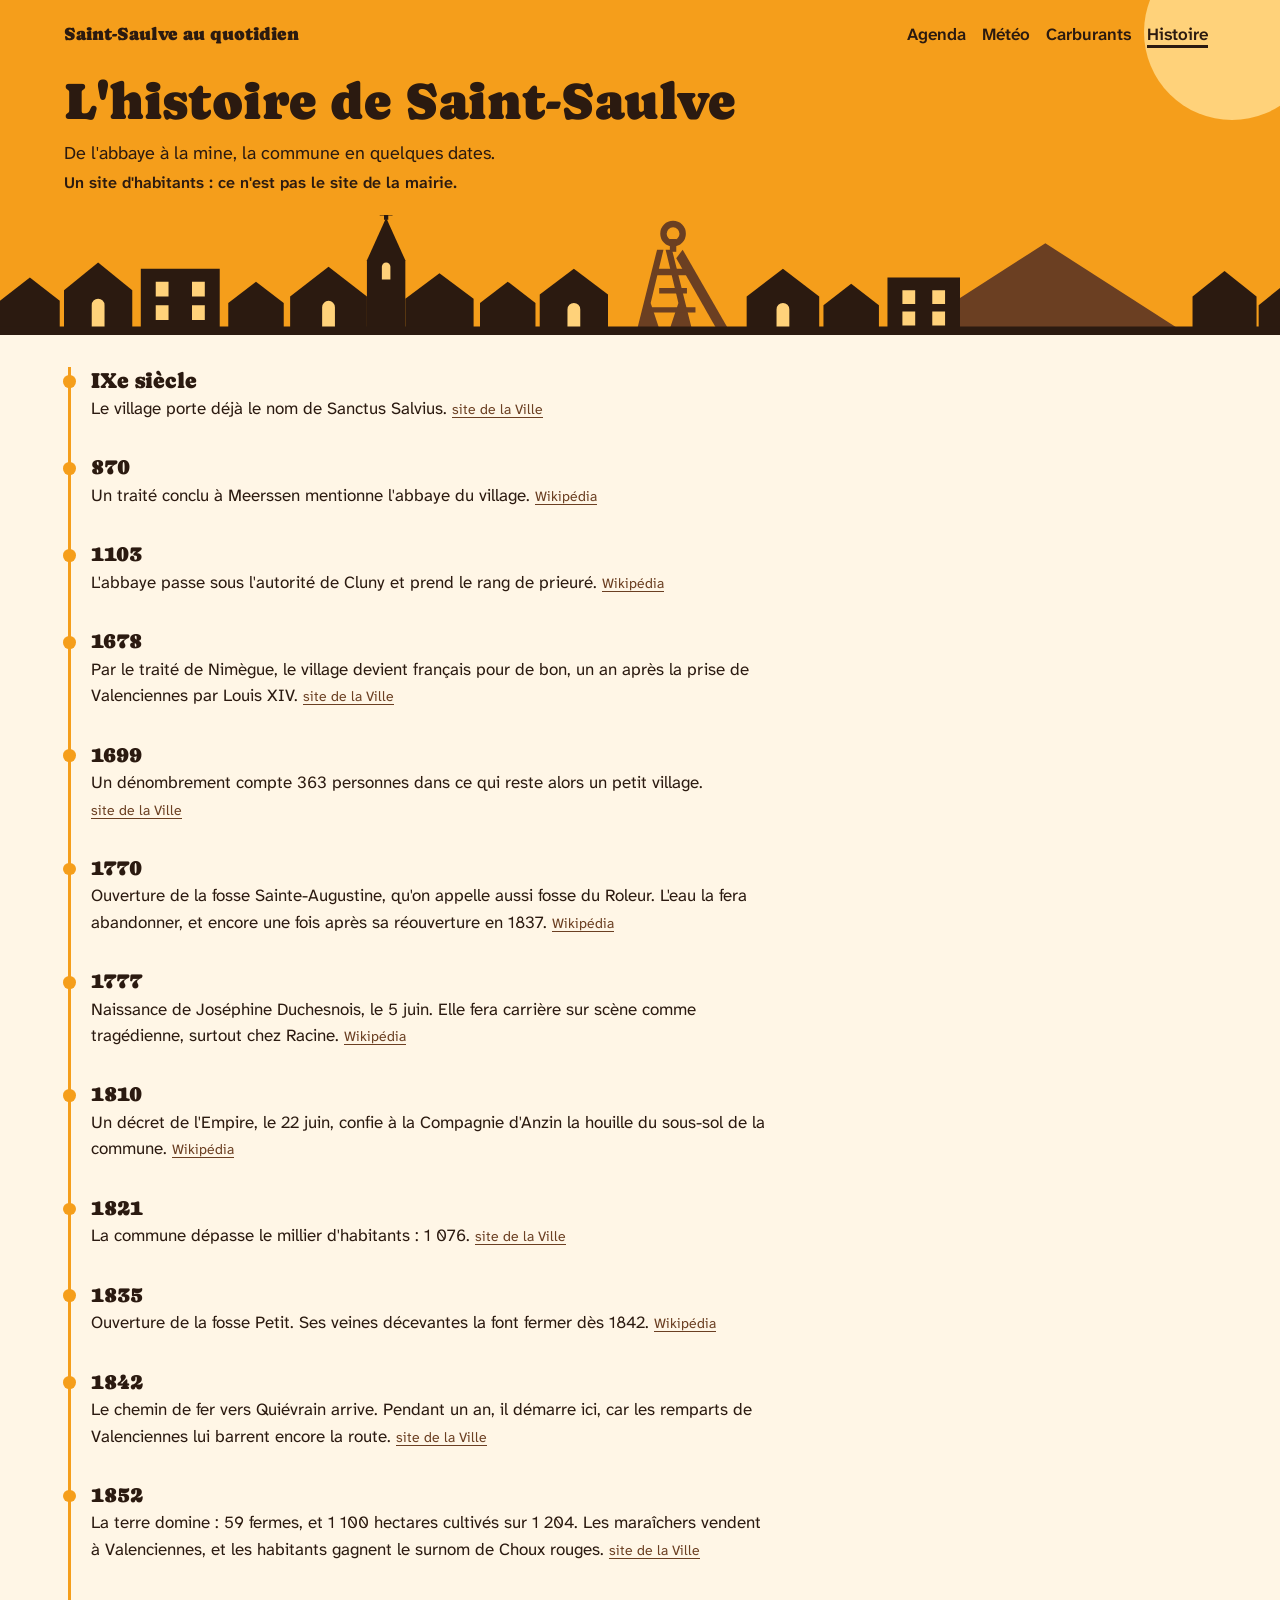
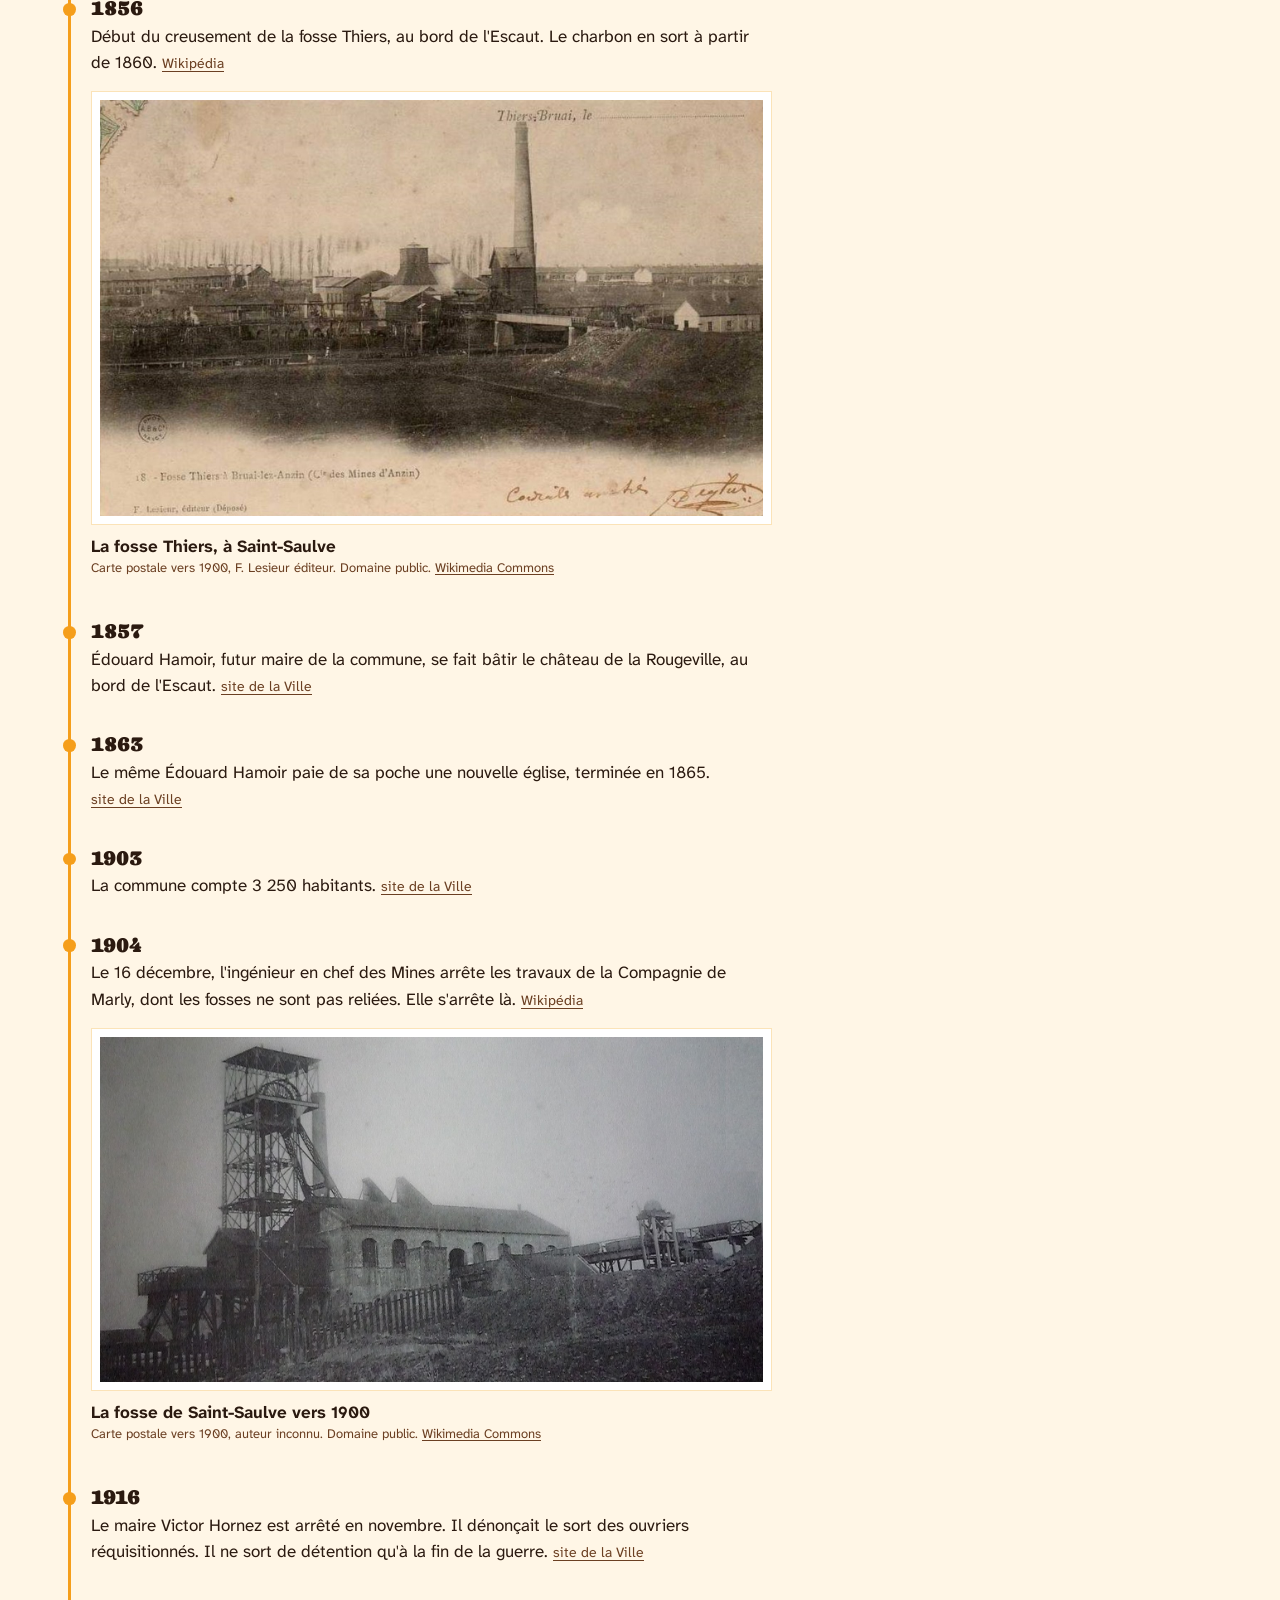
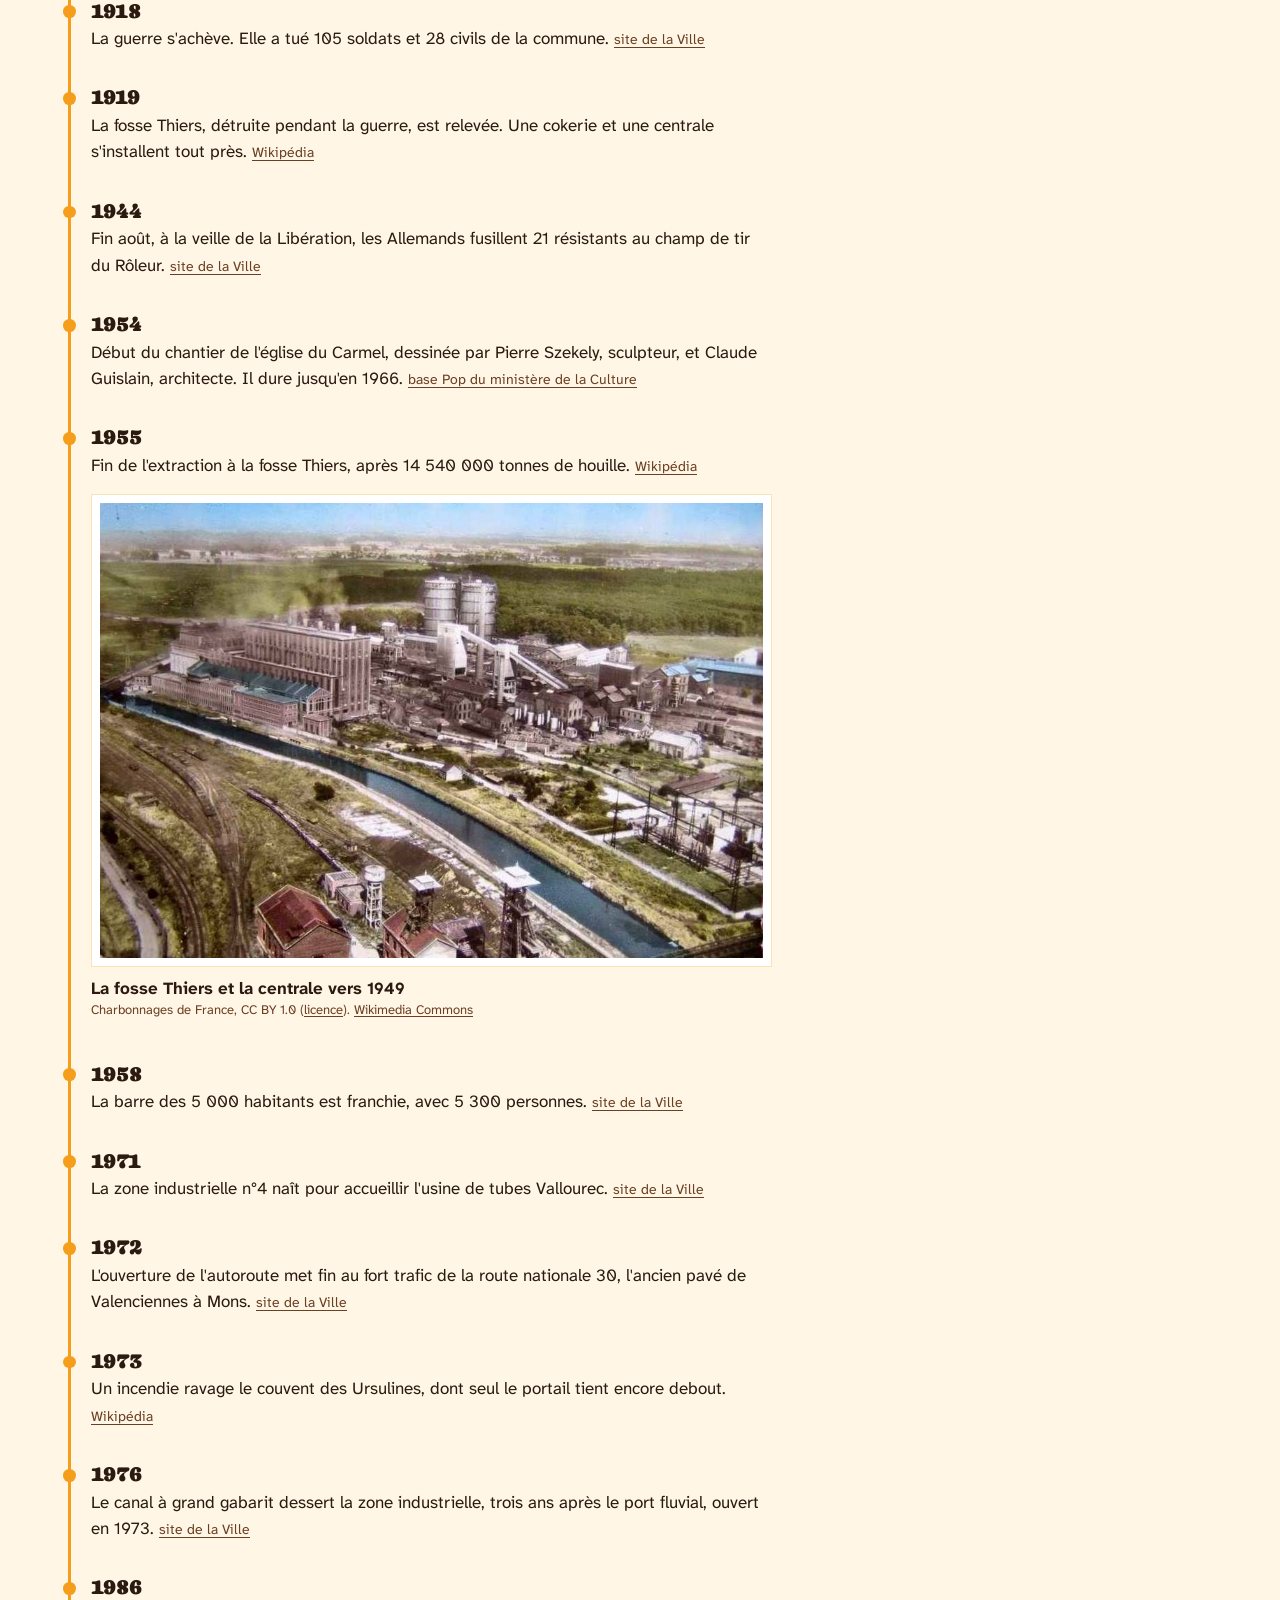
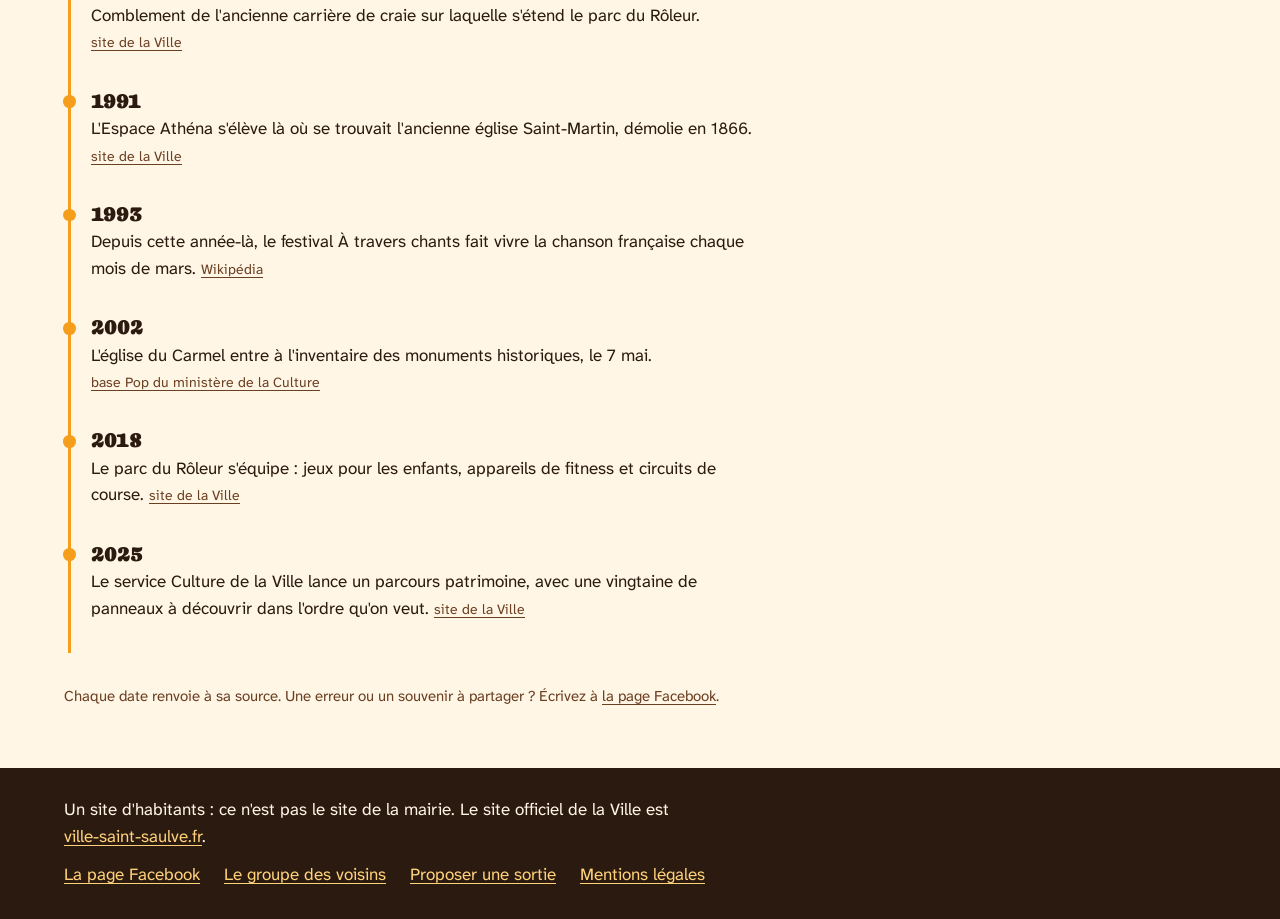
<file: histoire/index.html>
<!doctype html>
<html lang="fr">
<head>
<meta charset="utf-8">
<meta name="viewport" content="width=device-width, initial-scale=1">
<title>Histoire de Saint-Saulve : la commune en dates et en cartes postales</title>
<meta name="description" content="De l&#39;abbaye à la fosse Thiers, l&#39;histoire de Saint-Saulve en dates, avec des cartes postales anciennes et la source de chaque fait. Un site d&#39;habitants, pas celui de la mairie.">
<link rel="canonical" href="https://saint-saulve-au-quotidien.github.io/histoire/">
<meta property="og:type" content="website">
<meta property="og:locale" content="fr_FR">
<meta property="og:site_name" content="Saint-Saulve au quotidien">
<meta property="og:title" content="Histoire de Saint-Saulve : la commune en dates et en cartes postales">
<meta property="og:description" content="De l&#39;abbaye à la fosse Thiers, l&#39;histoire de Saint-Saulve en dates, avec des cartes postales anciennes et la source de chaque fait. Un site d&#39;habitants, pas celui de la mairie.">
<meta property="og:url" content="https://saint-saulve-au-quotidien.github.io/histoire/">
<meta property="og:image" content="https://saint-saulve-au-quotidien.github.io/assets/partage.png">
<meta name="theme-color" content="#F59E1B">
<link rel="icon" href="../assets/icone.svg" type="image/svg+xml">
<link rel="stylesheet" href="../assets/site.css">
</head>
<body>
<a class="evitement" href="#contenu">Aller au contenu</a>
<header class="ciel">
  <div class="soleil" aria-hidden="true"></div>
  <div class="ciel-haut">
<a class="marque" href="../">Saint-Saulve au quotidien</a>    <nav aria-label="Rubriques">
      <ul>
        <li><a href="../agenda/">Agenda</a></li>
        <li><a href="../meteo/">Météo</a></li>
        <li><a href="../carburants/">Carburants</a></li>
        <li><a href="../histoire/" aria-current="page">Histoire</a></li>
      </ul>
    </nav>
  </div>
  <div class="ciel-titre">
<h1>L'histoire de <span class="insecable">Saint-Saulve</span></h1>
<p>De l'abbaye à la mine, la commune en quelques dates.</p>
    <p class="ciel-avis">Un site d'habitants : ce n'est pas le site de la mairie.</p>
  </div>
<svg class="toits" viewBox="0 0 1200 120" preserveAspectRatio="xMidYMax slice" aria-hidden="true" focusable="false">
  <g class="toits-loin">
    <path d="M846 120 980 34l134 86z"/>
    <path d="M596 120 616 40h6l-12 50 10 30zm54 0-20-80h-6l12 50-10 30z"/>
    <path d="M614 58h34v6h-34zm4 18h26v5h-26zm-8 18h42v5h-42z"/>
    <path d="m640 40 46 80h-11l-41-72z"/>
    <path d="M631 13a12 12 0 1 1 0 24 12 12 0 0 1 0-24zm0 6a6 6 0 1 0 0 12 6 6 0 0 0 0-12z"/>
    <path d="M628 30h6v12h-6z"/>
  </g>
  <g class="toits-pres">
    <path d="M0 120V88l28-22 28 22v32z"/>
    <path d="M60 120V78l32-26 32 26v42z"/>
    <path d="M132 120V58h74v62z"/>
    <path d="M214 120V90l26-20 26 20v30z"/>
    <path d="M272 120V84l36-28 36 28v36z"/>
    <path d="M344 120V50l18-40 18 40v70z"/>
    <path d="M360 0h4v12h-4zM356 4h12v4h-12z"/>
    <path d="M380 120V86l32-24 32 24v34z"/>
    <path d="M450 120V90l26-20 26 20v30z"/>
    <path d="M506 120V82l32-24 32 24v38z"/>
    <path d="M700 120V84l34-26 34 26v36z"/>
    <path d="M772 120V92l26-20 26 20v28z"/>
    <path d="M832 120V66h68v54z"/>
    <path d="M1118 120V84l30-24 30 24v36z"/>
    <path d="M1180 120V92l20-16v44z"/>
    <path d="M0 112h1200v8H0z"/>
  </g>
  <g class="toits-fenetres">
    <path d="M146 70h12v14h-12zm34 0h12v14h-12zm-34 22h12v14h-12zm34 0h12v14h-12z"/>
    <path d="M846 78h12v13h-12zm28 0h12v13h-12zm-28 20h12v13h-12zm28 0h12v13h-12z"/>
    <path d="M86 112V92a6 6 0 0 1 12 0v20zM532 112V96a6 6 0 0 1 12 0v16zM728 112V96a6 6 0 0 1 12 0v16zM302 112V94a6 6 0 0 1 12 0v18z"/>
    <path d="M358 56a4 4 0 0 1 8 0v12h-8z"/>
  </g>
</svg></header>
<main id="contenu">
<div class="colonne">
  <ol class="frise">
    <li class="date">
      <span class="date-annee">IXe siècle</span>
      <div class="date-texte">
        <p>Le village porte déjà le nom de Sanctus Salvius. <a class="date-source" href="https://www.ville-saint-saulve.fr/histoire-de-st-saulve/">site de la Ville</a></p>
      </div>
    </li>
    <li class="date">
      <span class="date-annee">870</span>
      <div class="date-texte">
        <p>Un traité conclu à Meerssen mentionne l&#39;abbaye du village. <a class="date-source" href="https://fr.wikipedia.org/wiki/Abbaye_Saulve_de_Valenciennes">Wikipédia</a></p>
      </div>
    </li>
    <li class="date">
      <span class="date-annee">1103</span>
      <div class="date-texte">
        <p>L&#39;abbaye passe sous l&#39;autorité de Cluny et prend le rang de prieuré. <a class="date-source" href="https://fr.wikipedia.org/wiki/Abbaye_Saulve_de_Valenciennes">Wikipédia</a></p>
      </div>
    </li>
    <li class="date">
      <span class="date-annee">1678</span>
      <div class="date-texte">
        <p>Par le traité de Nimègue, le village devient français pour de bon, un an après la prise de Valenciennes par Louis XIV. <a class="date-source" href="https://www.ville-saint-saulve.fr/histoire-de-st-saulve/">site de la Ville</a></p>
      </div>
    </li>
    <li class="date">
      <span class="date-annee">1699</span>
      <div class="date-texte">
        <p>Un dénombrement compte 363 personnes dans ce qui reste alors un petit village. <a class="date-source" href="https://www.ville-saint-saulve.fr/histoire-de-st-saulve/">site de la Ville</a></p>
      </div>
    </li>
    <li class="date">
      <span class="date-annee">1770</span>
      <div class="date-texte">
        <p>Ouverture de la fosse Sainte-Augustine, qu&#39;on appelle aussi fosse du Roleur. L&#39;eau la fera abandonner, et encore une fois après sa réouverture en 1837. <a class="date-source" href="https://fr.wikipedia.org/wiki/Compagnie_des_mines_de_Marly">Wikipédia</a></p>
      </div>
    </li>
    <li class="date">
      <span class="date-annee">1777</span>
      <div class="date-texte">
        <p>Naissance de Joséphine Duchesnois, le 5 juin. Elle fera carrière sur scène comme tragédienne, surtout chez Racine. <a class="date-source" href="https://fr.wikipedia.org/wiki/Catherine-Joséphine_Duchesnois">Wikipédia</a></p>
      </div>
    </li>
    <li class="date">
      <span class="date-annee">1810</span>
      <div class="date-texte">
        <p>Un décret de l&#39;Empire, le 22 juin, confie à la Compagnie d&#39;Anzin la houille du sous-sol de la commune. <a class="date-source" href="https://fr.wikipedia.org/wiki/Saint-Saulve">Wikipédia</a></p>
      </div>
    </li>
    <li class="date">
      <span class="date-annee">1821</span>
      <div class="date-texte">
        <p>La commune dépasse le millier d&#39;habitants : 1 076. <a class="date-source" href="https://www.ville-saint-saulve.fr/histoire-de-st-saulve/">site de la Ville</a></p>
      </div>
    </li>
    <li class="date">
      <span class="date-annee">1835</span>
      <div class="date-texte">
        <p>Ouverture de la fosse Petit. Ses veines décevantes la font fermer dès 1842. <a class="date-source" href="https://fr.wikipedia.org/wiki/Compagnie_des_mines_de_Marly">Wikipédia</a></p>
      </div>
    </li>
    <li class="date">
      <span class="date-annee">1842</span>
      <div class="date-texte">
        <p>Le chemin de fer vers Quiévrain arrive. Pendant un an, il démarre ici, car les remparts de Valenciennes lui barrent encore la route. <a class="date-source" href="https://www.ville-saint-saulve.fr/histoire-de-st-saulve/">site de la Ville</a></p>
      </div>
    </li>
    <li class="date">
      <span class="date-annee">1852</span>
      <div class="date-texte">
        <p>La terre domine : 59 fermes, et 1 100 hectares cultivés sur 1 204. Les maraîchers vendent à Valenciennes, et les habitants gagnent le surnom de Choux rouges. <a class="date-source" href="https://www.ville-saint-saulve.fr/histoire-de-st-saulve/">site de la Ville</a></p>
      </div>
    </li>
    <li class="date">
      <span class="date-annee">1856</span>
      <div class="date-texte">
        <p>Début du creusement de la fosse Thiers, au bord de l&#39;Escaut. Le charbon en sort à partir de 1860. <a class="date-source" href="https://fr.wikipedia.org/wiki/Fosse_Thiers">Wikipédia</a></p>
<figure class="carte">
  <img src="../images/a002.jpg" width="1600" height="1002" alt="Carte ancienne : La fosse Thiers, à Saint-Saulve" loading="lazy">
  <figcaption><b>La fosse Thiers, à Saint-Saulve</b><small>Carte postale vers 1900, F. Lesieur éditeur. Domaine public. <a href="https://commons.wikimedia.org/wiki/File:Saint-Saulve_-_Fosse_Thiers_(A).jpg">Wikimedia Commons</a></small></figcaption>
</figure>      </div>
    </li>
    <li class="date">
      <span class="date-annee">1857</span>
      <div class="date-texte">
        <p>Édouard Hamoir, futur maire de la commune, se fait bâtir le château de la Rougeville, au bord de l&#39;Escaut. <a class="date-source" href="https://www.ville-saint-saulve.fr/histoire-de-st-saulve/">site de la Ville</a></p>
      </div>
    </li>
    <li class="date">
      <span class="date-annee">1863</span>
      <div class="date-texte">
        <p>Le même Édouard Hamoir paie de sa poche une nouvelle église, terminée en 1865. <a class="date-source" href="https://www.ville-saint-saulve.fr/histoire-de-st-saulve/">site de la Ville</a></p>
      </div>
    </li>
    <li class="date">
      <span class="date-annee">1903</span>
      <div class="date-texte">
        <p>La commune compte 3 250 habitants. <a class="date-source" href="https://www.ville-saint-saulve.fr/histoire-de-st-saulve/">site de la Ville</a></p>
      </div>
    </li>
    <li class="date">
      <span class="date-annee">1904</span>
      <div class="date-texte">
        <p>Le 16 décembre, l&#39;ingénieur en chef des Mines arrête les travaux de la Compagnie de Marly, dont les fosses ne sont pas reliées. Elle s&#39;arrête là. <a class="date-source" href="https://fr.wikipedia.org/wiki/Compagnie_des_mines_de_Marly">Wikipédia</a></p>
<figure class="carte">
  <img src="../images/a004.jpg" width="1600" height="832" alt="Carte ancienne : La fosse de Saint-Saulve vers 1900" loading="lazy">
  <figcaption><b>La fosse de Saint-Saulve vers 1900</b><small>Carte postale vers 1900, auteur inconnu. Domaine public. <a href="https://commons.wikimedia.org/wiki/File:Saint-Saulve_-_Fosse_de_Saint-Saulve_vers_1900.jpg">Wikimedia Commons</a></small></figcaption>
</figure>      </div>
    </li>
    <li class="date">
      <span class="date-annee">1916</span>
      <div class="date-texte">
        <p>Le maire Victor Hornez est arrêté en novembre. Il dénonçait le sort des ouvriers réquisitionnés. Il ne sort de détention qu&#39;à la fin de la guerre. <a class="date-source" href="https://www.ville-saint-saulve.fr/histoire-de-st-saulve/">site de la Ville</a></p>
      </div>
    </li>
    <li class="date">
      <span class="date-annee">1918</span>
      <div class="date-texte">
        <p>La guerre s&#39;achève. Elle a tué 105 soldats et 28 civils de la commune. <a class="date-source" href="https://www.ville-saint-saulve.fr/histoire-de-st-saulve/">site de la Ville</a></p>
      </div>
    </li>
    <li class="date">
      <span class="date-annee">1919</span>
      <div class="date-texte">
        <p>La fosse Thiers, détruite pendant la guerre, est relevée. Une cokerie et une centrale s&#39;installent tout près. <a class="date-source" href="https://fr.wikipedia.org/wiki/Fosse_Thiers">Wikipédia</a></p>
      </div>
    </li>
    <li class="date">
      <span class="date-annee">1944</span>
      <div class="date-texte">
        <p>Fin août, à la veille de la Libération, les Allemands fusillent 21 résistants au champ de tir du Rôleur. <a class="date-source" href="https://www.ville-saint-saulve.fr/histoire-de-st-saulve/">site de la Ville</a></p>
      </div>
    </li>
    <li class="date">
      <span class="date-annee">1954</span>
      <div class="date-texte">
        <p>Début du chantier de l&#39;église du Carmel, dessinée par Pierre Szekely, sculpteur, et Claude Guislain, architecte. Il dure jusqu&#39;en 1966. <a class="date-source" href="https://pop.culture.gouv.fr/notice/merimee/PA59000090">base Pop du ministère de la Culture</a></p>
      </div>
    </li>
    <li class="date">
      <span class="date-annee">1955</span>
      <div class="date-texte">
        <p>Fin de l&#39;extraction à la fosse Thiers, après 14 540 000 tonnes de houille. <a class="date-source" href="https://fr.wikipedia.org/wiki/Fosse_Thiers">Wikipédia</a></p>
<figure class="carte">
  <img src="../images/a006.jpg" width="949" height="651" alt="Carte ancienne : La fosse Thiers et la centrale vers 1949" loading="lazy">
  <figcaption><b>La fosse Thiers et la centrale vers 1949</b><small>Charbonnages de France, CC BY 1.0 (<a href="https://creativecommons.org/licenses/by/1.0/">licence</a>). <a href="https://commons.wikimedia.org/wiki/File:Fosse_Thiers_et_Centrale_vers_1949.JPG">Wikimedia Commons</a></small></figcaption>
</figure>      </div>
    </li>
    <li class="date">
      <span class="date-annee">1958</span>
      <div class="date-texte">
        <p>La barre des 5 000 habitants est franchie, avec 5 300 personnes. <a class="date-source" href="https://www.ville-saint-saulve.fr/histoire-de-st-saulve/">site de la Ville</a></p>
      </div>
    </li>
    <li class="date">
      <span class="date-annee">1971</span>
      <div class="date-texte">
        <p>La zone industrielle n°4 naît pour accueillir l&#39;usine de tubes Vallourec. <a class="date-source" href="https://www.ville-saint-saulve.fr/histoire-de-st-saulve/">site de la Ville</a></p>
      </div>
    </li>
    <li class="date">
      <span class="date-annee">1972</span>
      <div class="date-texte">
        <p>L&#39;ouverture de l&#39;autoroute met fin au fort trafic de la route nationale 30, l&#39;ancien pavé de Valenciennes à Mons. <a class="date-source" href="https://www.ville-saint-saulve.fr/histoire-de-st-saulve/">site de la Ville</a></p>
      </div>
    </li>
    <li class="date">
      <span class="date-annee">1973</span>
      <div class="date-texte">
        <p>Un incendie ravage le couvent des Ursulines, dont seul le portail tient encore debout. <a class="date-source" href="https://fr.wikipedia.org/wiki/Saint-Saulve">Wikipédia</a></p>
      </div>
    </li>
    <li class="date">
      <span class="date-annee">1976</span>
      <div class="date-texte">
        <p>Le canal à grand gabarit dessert la zone industrielle, trois ans après le port fluvial, ouvert en 1973. <a class="date-source" href="https://www.ville-saint-saulve.fr/histoire-de-st-saulve/">site de la Ville</a></p>
      </div>
    </li>
    <li class="date">
      <span class="date-annee">1986</span>
      <div class="date-texte">
        <p>Comblement de l&#39;ancienne carrière de craie sur laquelle s&#39;étend le parc du Rôleur. <a class="date-source" href="https://www.ville-saint-saulve.fr/les-parcs/">site de la Ville</a></p>
      </div>
    </li>
    <li class="date">
      <span class="date-annee">1991</span>
      <div class="date-texte">
        <p>L&#39;Espace Athéna s&#39;élève là où se trouvait l&#39;ancienne église Saint-Martin, démolie en 1866. <a class="date-source" href="https://www.ville-saint-saulve.fr/histoire-de-st-saulve/">site de la Ville</a></p>
      </div>
    </li>
    <li class="date">
      <span class="date-annee">1993</span>
      <div class="date-texte">
        <p>Depuis cette année-là, le festival À travers chants fait vivre la chanson française chaque mois de mars. <a class="date-source" href="https://fr.wikipedia.org/wiki/Saint-Saulve">Wikipédia</a></p>
      </div>
    </li>
    <li class="date">
      <span class="date-annee">2002</span>
      <div class="date-texte">
        <p>L&#39;église du Carmel entre à l&#39;inventaire des monuments historiques, le 7 mai. <a class="date-source" href="https://pop.culture.gouv.fr/notice/merimee/PA59000090">base Pop du ministère de la Culture</a></p>
      </div>
    </li>
    <li class="date">
      <span class="date-annee">2018</span>
      <div class="date-texte">
        <p>Le parc du Rôleur s&#39;équipe : jeux pour les enfants, appareils de fitness et circuits de course. <a class="date-source" href="https://www.ville-saint-saulve.fr/les-parcs/">site de la Ville</a></p>
      </div>
    </li>
    <li class="date">
      <span class="date-annee">2025</span>
      <div class="date-texte">
        <p>Le service Culture de la Ville lance un parcours patrimoine, avec une vingtaine de panneaux à découvrir dans l&#39;ordre qu&#39;on veut. <a class="date-source" href="https://www.ville-saint-saulve.fr/parcours-patrimoine/">site de la Ville</a></p>
      </div>
    </li>
  </ol>
  <p class="note">Chaque date renvoie à sa source. Une erreur ou un souvenir à partager ? Écrivez à <a href="https://www.facebook.com/profile.php?id=61565288438379">la page Facebook</a>.</p>
</div>
</main>
<footer class="pied">
  <div class="pied-dedans">
    <p class="pied-avis">Un site d'habitants : ce n'est pas le site de la mairie. Le site officiel de la Ville est <a href="https://www.ville-saint-saulve.fr">ville-saint-saulve.fr</a>.</p>
    <ul class="pied-liens">
      <li><a href="https://www.facebook.com/profile.php?id=61565288438379">La page Facebook</a></li>
      <li><a href="https://www.facebook.com/groups/497136103387492">Le groupe des voisins</a></li>
      <li><a href="https://tally.so/r/1WkXYg">Proposer une sortie</a></li>
      <li><a href="../mentions-legales/">Mentions légales</a></li>
    </ul>
  </div>
</footer>
</body>
</html>
</file>
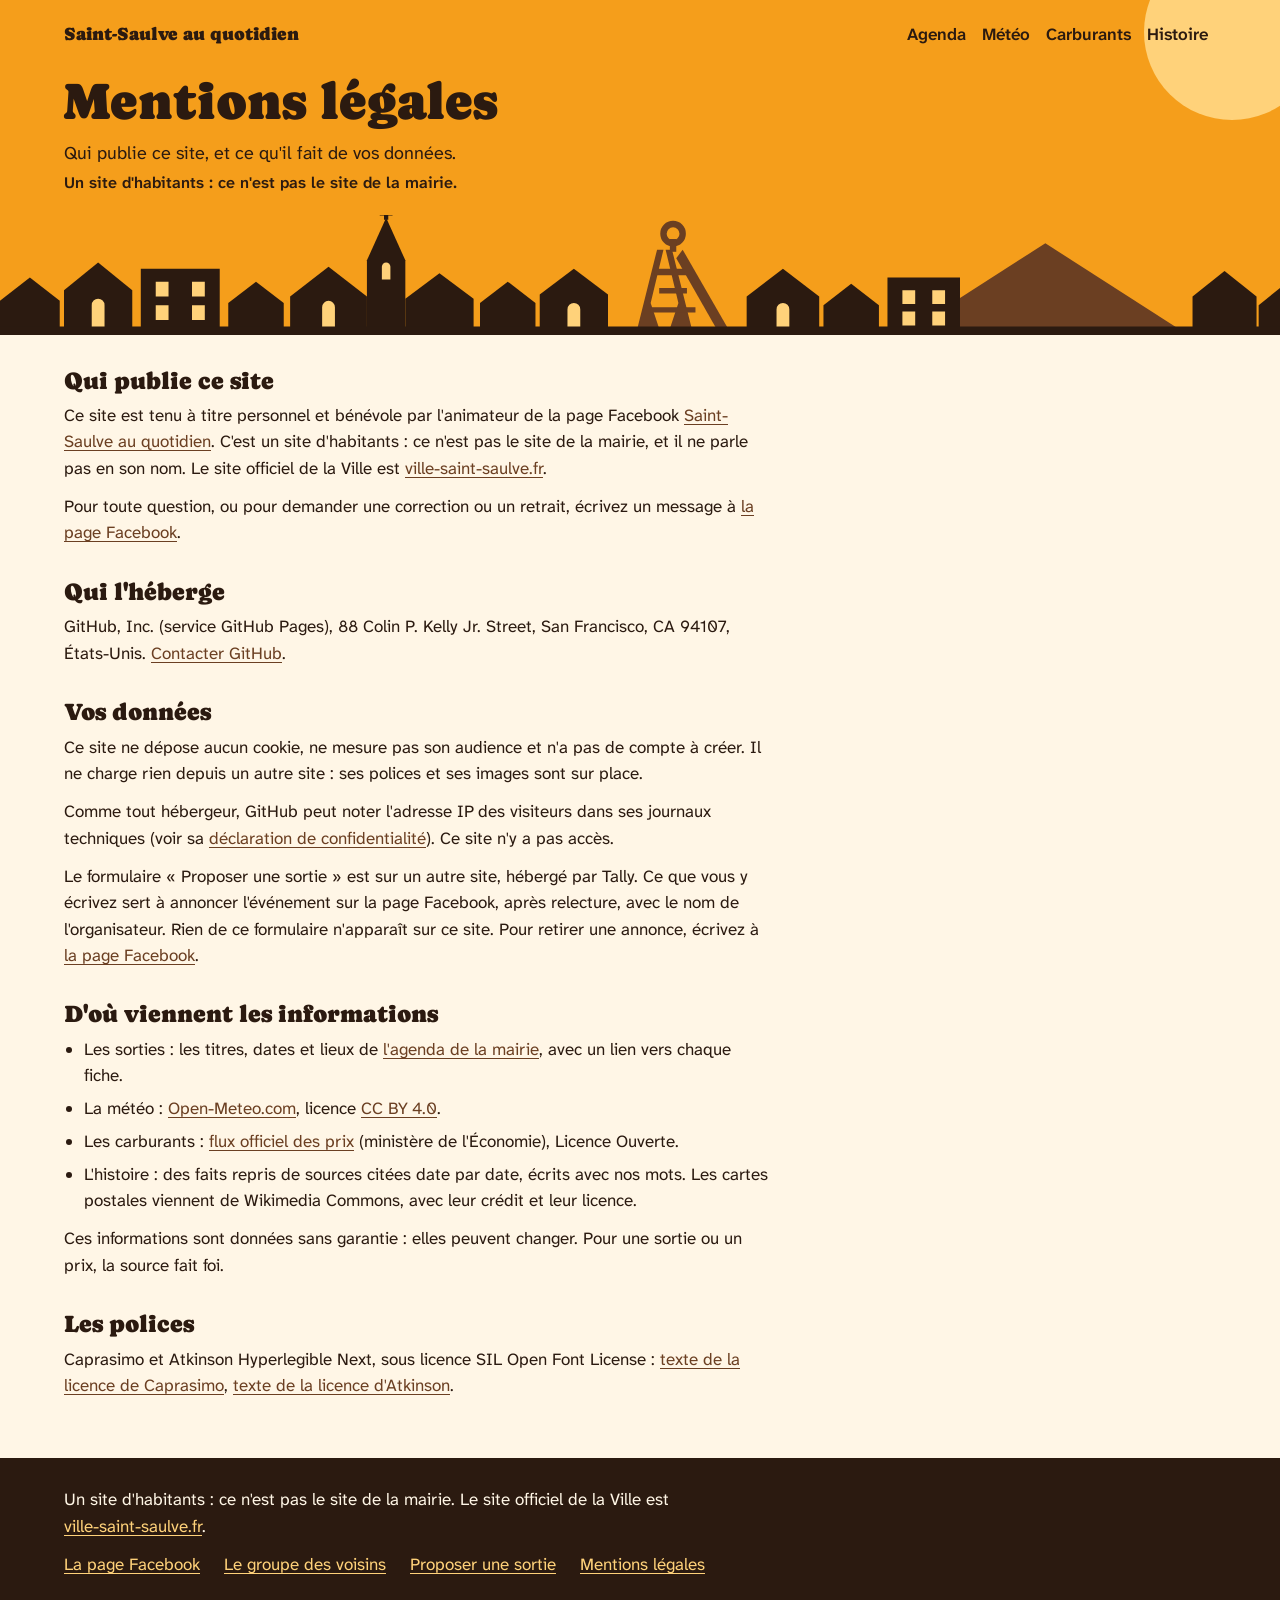
<file: mentions-legales/index.html>
<!doctype html>
<html lang="fr">
<head>
<meta charset="utf-8">
<meta name="viewport" content="width=device-width, initial-scale=1">
<title>Mentions légales et données personnelles</title>
<meta name="description" content="Qui publie ce site d&#39;habitants, qui l&#39;héberge, d&#39;où viennent ses données, et ce qu&#39;il ne collecte pas.">
<link rel="canonical" href="https://saint-saulve-au-quotidien.github.io/mentions-legales/">
<meta property="og:type" content="website">
<meta property="og:locale" content="fr_FR">
<meta property="og:site_name" content="Saint-Saulve au quotidien">
<meta property="og:title" content="Mentions légales et données personnelles">
<meta property="og:description" content="Qui publie ce site d&#39;habitants, qui l&#39;héberge, d&#39;où viennent ses données, et ce qu&#39;il ne collecte pas.">
<meta property="og:url" content="https://saint-saulve-au-quotidien.github.io/mentions-legales/">
<meta property="og:image" content="https://saint-saulve-au-quotidien.github.io/assets/partage.png">
<meta name="theme-color" content="#F59E1B">
<link rel="icon" href="../assets/icone.svg" type="image/svg+xml">
<link rel="stylesheet" href="../assets/site.css">
</head>
<body>
<a class="evitement" href="#contenu">Aller au contenu</a>
<header class="ciel">
  <div class="soleil" aria-hidden="true"></div>
  <div class="ciel-haut">
<a class="marque" href="../">Saint-Saulve au quotidien</a>    <nav aria-label="Rubriques">
      <ul>
        <li><a href="../agenda/">Agenda</a></li>
        <li><a href="../meteo/">Météo</a></li>
        <li><a href="../carburants/">Carburants</a></li>
        <li><a href="../histoire/">Histoire</a></li>
      </ul>
    </nav>
  </div>
  <div class="ciel-titre">
<h1>Mentions légales</h1>
<p>Qui publie ce site, et ce qu'il fait de vos données.</p>
    <p class="ciel-avis">Un site d'habitants : ce n'est pas le site de la mairie.</p>
  </div>
<svg class="toits" viewBox="0 0 1200 120" preserveAspectRatio="xMidYMax slice" aria-hidden="true" focusable="false">
  <g class="toits-loin">
    <path d="M846 120 980 34l134 86z"/>
    <path d="M596 120 616 40h6l-12 50 10 30zm54 0-20-80h-6l12 50-10 30z"/>
    <path d="M614 58h34v6h-34zm4 18h26v5h-26zm-8 18h42v5h-42z"/>
    <path d="m640 40 46 80h-11l-41-72z"/>
    <path d="M631 13a12 12 0 1 1 0 24 12 12 0 0 1 0-24zm0 6a6 6 0 1 0 0 12 6 6 0 0 0 0-12z"/>
    <path d="M628 30h6v12h-6z"/>
  </g>
  <g class="toits-pres">
    <path d="M0 120V88l28-22 28 22v32z"/>
    <path d="M60 120V78l32-26 32 26v42z"/>
    <path d="M132 120V58h74v62z"/>
    <path d="M214 120V90l26-20 26 20v30z"/>
    <path d="M272 120V84l36-28 36 28v36z"/>
    <path d="M344 120V50l18-40 18 40v70z"/>
    <path d="M360 0h4v12h-4zM356 4h12v4h-12z"/>
    <path d="M380 120V86l32-24 32 24v34z"/>
    <path d="M450 120V90l26-20 26 20v30z"/>
    <path d="M506 120V82l32-24 32 24v38z"/>
    <path d="M700 120V84l34-26 34 26v36z"/>
    <path d="M772 120V92l26-20 26 20v28z"/>
    <path d="M832 120V66h68v54z"/>
    <path d="M1118 120V84l30-24 30 24v36z"/>
    <path d="M1180 120V92l20-16v44z"/>
    <path d="M0 112h1200v8H0z"/>
  </g>
  <g class="toits-fenetres">
    <path d="M146 70h12v14h-12zm34 0h12v14h-12zm-34 22h12v14h-12zm34 0h12v14h-12z"/>
    <path d="M846 78h12v13h-12zm28 0h12v13h-12zm-28 20h12v13h-12zm28 0h12v13h-12z"/>
    <path d="M86 112V92a6 6 0 0 1 12 0v20zM532 112V96a6 6 0 0 1 12 0v16zM728 112V96a6 6 0 0 1 12 0v16zM302 112V94a6 6 0 0 1 12 0v18z"/>
    <path d="M358 56a4 4 0 0 1 8 0v12h-8z"/>
  </g>
</svg></header>
<main id="contenu">
<div class="colonne texte-suivi">
  <h2>Qui publie ce site</h2>
  <p>Ce site est tenu à titre personnel et bénévole par l'animateur de la page Facebook <a href="https://www.facebook.com/profile.php?id=61565288438379">Saint-Saulve au quotidien</a>. C'est un site d'habitants : ce n'est pas le site de la mairie, et il ne parle pas en son nom. Le site officiel de la Ville est <a href="https://www.ville-saint-saulve.fr">ville-saint-saulve.fr</a>.</p>
  <p>Pour toute question, ou pour demander une correction ou un retrait, écrivez un message à <a href="https://www.facebook.com/profile.php?id=61565288438379">la page Facebook</a>.</p>

  <h2>Qui l'héberge</h2>
  <p>GitHub, Inc. (service GitHub Pages), 88 Colin P. Kelly Jr. Street, San Francisco, CA 94107, États-Unis. <a href="https://support.github.com/contact">Contacter GitHub</a>.</p>

  <h2>Vos données</h2>
  <p>Ce site ne dépose aucun cookie, ne mesure pas son audience et n'a pas de compte à créer. Il ne charge rien depuis un autre site : ses polices et ses images sont sur place.</p>
  <p>Comme tout hébergeur, GitHub peut noter l'adresse IP des visiteurs dans ses journaux techniques (voir sa <a href="https://docs.github.com/fr/site-policy/privacy-policies/github-general-privacy-statement">déclaration de confidentialité</a>). Ce site n'y a pas accès.</p>
  <p>Le formulaire « Proposer une sortie » est sur un autre site, hébergé par Tally. Ce que vous y écrivez sert à annoncer l'événement sur la page Facebook, après relecture, avec le nom de l'organisateur. Rien de ce formulaire n'apparaît sur ce site. Pour retirer une annonce, écrivez à <a href="https://www.facebook.com/profile.php?id=61565288438379">la page Facebook</a>.</p>

  <h2>D'où viennent les informations</h2>
  <ul>
    <li>Les sorties : les titres, dates et lieux de <a href="https://www.ville-saint-saulve.fr/events/">l'agenda de la mairie</a>, avec un lien vers chaque fiche.</li>
    <li>La météo : <a href="https://open-meteo.com/">Open-Meteo.com</a>, licence <a href="https://creativecommons.org/licenses/by/4.0/deed.fr">CC BY 4.0</a>.</li>
    <li>Les carburants : <a href="https://data.economie.gouv.fr/explore/dataset/prix-des-carburants-en-france-flux-instantane-v2/">flux officiel des prix</a> (ministère de l'Économie), Licence Ouverte.</li>
    <li>L'histoire : des faits repris de sources citées date par date, écrits avec nos mots. Les cartes postales viennent de Wikimedia Commons, avec leur crédit et leur licence.</li>
  </ul>
  <p>Ces informations sont données sans garantie : elles peuvent changer. Pour une sortie ou un prix, la source fait foi.</p>

  <h2>Les polices</h2>
  <p>Caprasimo et Atkinson Hyperlegible Next, sous licence SIL Open Font License : <a href="../assets/OFL-Caprasimo.txt">texte de la licence de Caprasimo</a>, <a href="../assets/OFL-AtkinsonHyperlegibleNext.txt">texte de la licence d'Atkinson</a>.</p>
</div>
</main>
<footer class="pied">
  <div class="pied-dedans">
    <p class="pied-avis">Un site d'habitants : ce n'est pas le site de la mairie. Le site officiel de la Ville est <a href="https://www.ville-saint-saulve.fr">ville-saint-saulve.fr</a>.</p>
    <ul class="pied-liens">
      <li><a href="https://www.facebook.com/profile.php?id=61565288438379">La page Facebook</a></li>
      <li><a href="https://www.facebook.com/groups/497136103387492">Le groupe des voisins</a></li>
      <li><a href="https://tally.so/r/1WkXYg">Proposer une sortie</a></li>
      <li><a href="../mentions-legales/">Mentions légales</a></li>
    </ul>
  </div>
</footer>
</body>
</html>
</file>
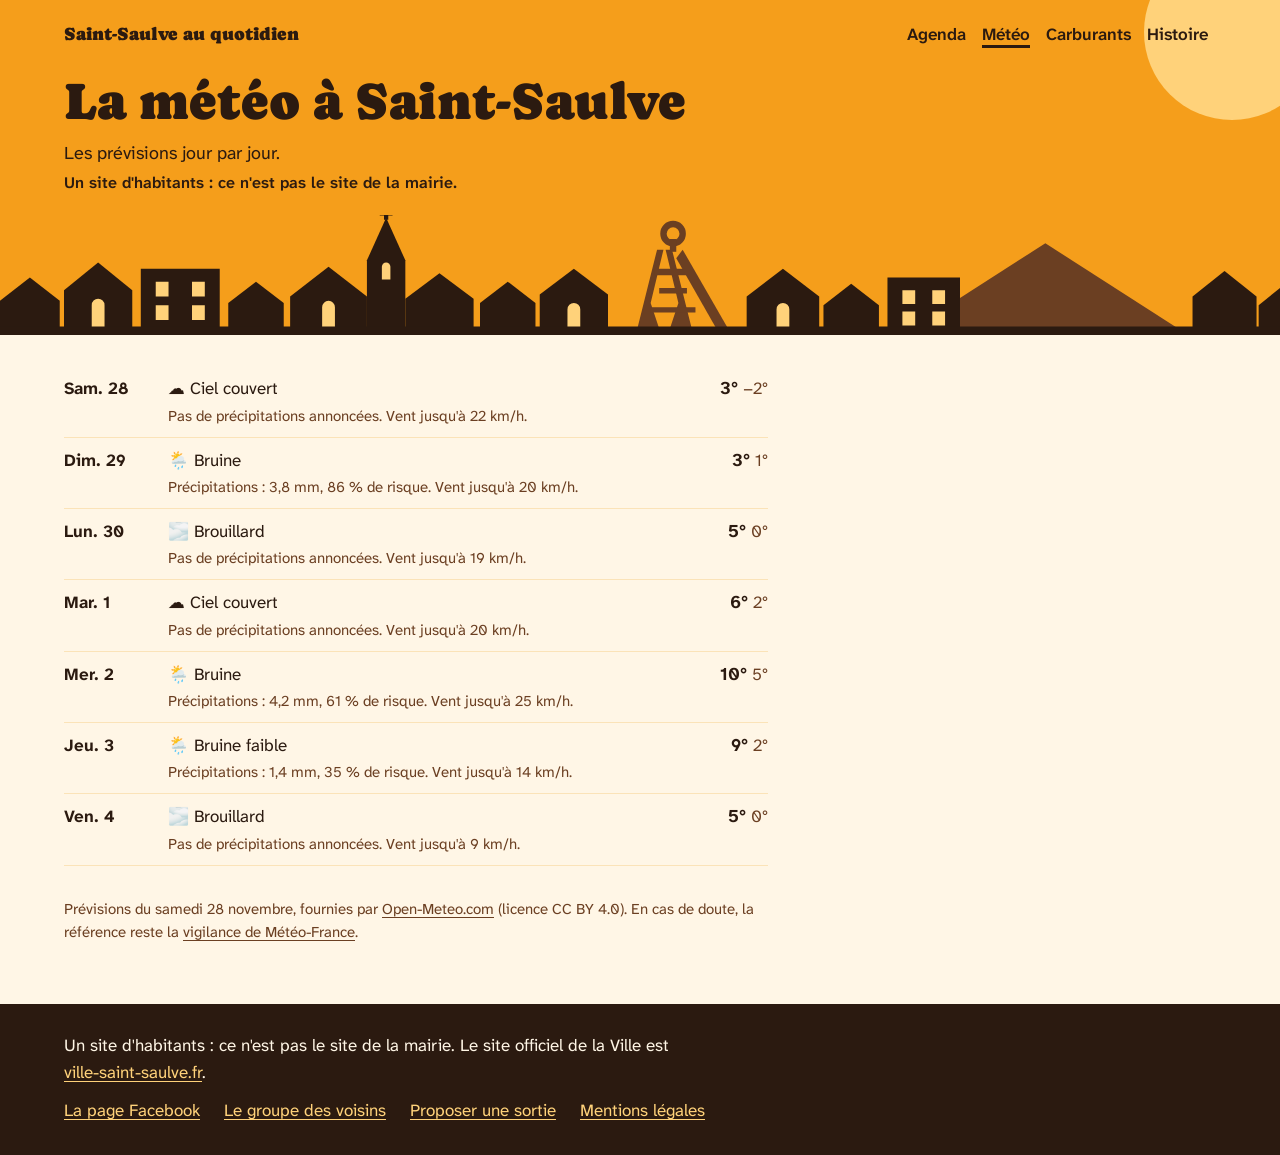
<file: meteo/index.html>
<!doctype html>
<html lang="fr">
<head>
<meta charset="utf-8">
<meta name="viewport" content="width=device-width, initial-scale=1">
<title>Météo à Saint-Saulve (59880) : les prévisions sur 7 jours</title>
<meta name="description" content="Températures, pluie et vent à Saint-Saulve, jour par jour, pour les 7 prochains jours. Un site d&#39;habitants, pas celui de la mairie.">
<link rel="canonical" href="https://saint-saulve-au-quotidien.github.io/meteo/">
<meta property="og:type" content="website">
<meta property="og:locale" content="fr_FR">
<meta property="og:site_name" content="Saint-Saulve au quotidien">
<meta property="og:title" content="Météo à Saint-Saulve (59880) : les prévisions sur 7 jours">
<meta property="og:description" content="Températures, pluie et vent à Saint-Saulve, jour par jour, pour les 7 prochains jours. Un site d&#39;habitants, pas celui de la mairie.">
<meta property="og:url" content="https://saint-saulve-au-quotidien.github.io/meteo/">
<meta property="og:image" content="https://saint-saulve-au-quotidien.github.io/assets/partage.png">
<meta name="theme-color" content="#F59E1B">
<link rel="icon" href="../assets/icone.svg" type="image/svg+xml">
<link rel="stylesheet" href="../assets/site.css">
</head>
<body>
<a class="evitement" href="#contenu">Aller au contenu</a>
<header class="ciel">
  <div class="soleil" aria-hidden="true"></div>
  <div class="ciel-haut">
<a class="marque" href="../">Saint-Saulve au quotidien</a>    <nav aria-label="Rubriques">
      <ul>
        <li><a href="../agenda/">Agenda</a></li>
        <li><a href="../meteo/" aria-current="page">Météo</a></li>
        <li><a href="../carburants/">Carburants</a></li>
        <li><a href="../histoire/">Histoire</a></li>
      </ul>
    </nav>
  </div>
  <div class="ciel-titre">
<h1>La météo à <span class="insecable">Saint-Saulve</span></h1>
<p>Les prévisions jour par jour.</p>
    <p class="ciel-avis">Un site d'habitants : ce n'est pas le site de la mairie.</p>
  </div>
<svg class="toits" viewBox="0 0 1200 120" preserveAspectRatio="xMidYMax slice" aria-hidden="true" focusable="false">
  <g class="toits-loin">
    <path d="M846 120 980 34l134 86z"/>
    <path d="M596 120 616 40h6l-12 50 10 30zm54 0-20-80h-6l12 50-10 30z"/>
    <path d="M614 58h34v6h-34zm4 18h26v5h-26zm-8 18h42v5h-42z"/>
    <path d="m640 40 46 80h-11l-41-72z"/>
    <path d="M631 13a12 12 0 1 1 0 24 12 12 0 0 1 0-24zm0 6a6 6 0 1 0 0 12 6 6 0 0 0 0-12z"/>
    <path d="M628 30h6v12h-6z"/>
  </g>
  <g class="toits-pres">
    <path d="M0 120V88l28-22 28 22v32z"/>
    <path d="M60 120V78l32-26 32 26v42z"/>
    <path d="M132 120V58h74v62z"/>
    <path d="M214 120V90l26-20 26 20v30z"/>
    <path d="M272 120V84l36-28 36 28v36z"/>
    <path d="M344 120V50l18-40 18 40v70z"/>
    <path d="M360 0h4v12h-4zM356 4h12v4h-12z"/>
    <path d="M380 120V86l32-24 32 24v34z"/>
    <path d="M450 120V90l26-20 26 20v30z"/>
    <path d="M506 120V82l32-24 32 24v38z"/>
    <path d="M700 120V84l34-26 34 26v36z"/>
    <path d="M772 120V92l26-20 26 20v28z"/>
    <path d="M832 120V66h68v54z"/>
    <path d="M1118 120V84l30-24 30 24v36z"/>
    <path d="M1180 120V92l20-16v44z"/>
    <path d="M0 112h1200v8H0z"/>
  </g>
  <g class="toits-fenetres">
    <path d="M146 70h12v14h-12zm34 0h12v14h-12zm-34 22h12v14h-12zm34 0h12v14h-12z"/>
    <path d="M846 78h12v13h-12zm28 0h12v13h-12zm-28 20h12v13h-12zm28 0h12v13h-12z"/>
    <path d="M86 112V92a6 6 0 0 1 12 0v20zM532 112V96a6 6 0 0 1 12 0v16zM728 112V96a6 6 0 0 1 12 0v16zM302 112V94a6 6 0 0 1 12 0v18z"/>
    <path d="M358 56a4 4 0 0 1 8 0v12h-8z"/>
  </g>
</svg></header>
<main id="contenu">
<div class="colonne">
  <ul class="jours jours-details">
<li class="jour-meteo">
  <span class="jour-nom">Sam. 28</span>
  <span class="jour-ciel"><span aria-hidden="true">☁️</span> Ciel couvert</span>
  <span class="jour-temperatures"><b>3°</b> <span>−2°</span></span>
  <span class="jour-plus">Pas de précipitations annoncées. Vent jusqu'à 22 km/h.</span>
</li><li class="jour-meteo">
  <span class="jour-nom">Dim. 29</span>
  <span class="jour-ciel"><span aria-hidden="true">🌦️</span> Bruine</span>
  <span class="jour-temperatures"><b>3°</b> <span>1°</span></span>
  <span class="jour-plus">Précipitations : 3,8 mm, 86 % de risque. Vent jusqu'à 20 km/h.</span>
</li><li class="jour-meteo">
  <span class="jour-nom">Lun. 30</span>
  <span class="jour-ciel"><span aria-hidden="true">🌫️</span> Brouillard</span>
  <span class="jour-temperatures"><b>5°</b> <span>0°</span></span>
  <span class="jour-plus">Pas de précipitations annoncées. Vent jusqu'à 19 km/h.</span>
</li><li class="jour-meteo">
  <span class="jour-nom">Mar. 1</span>
  <span class="jour-ciel"><span aria-hidden="true">☁️</span> Ciel couvert</span>
  <span class="jour-temperatures"><b>6°</b> <span>2°</span></span>
  <span class="jour-plus">Pas de précipitations annoncées. Vent jusqu'à 20 km/h.</span>
</li><li class="jour-meteo">
  <span class="jour-nom">Mer. 2</span>
  <span class="jour-ciel"><span aria-hidden="true">🌦️</span> Bruine</span>
  <span class="jour-temperatures"><b>10°</b> <span>5°</span></span>
  <span class="jour-plus">Précipitations : 4,2 mm, 61 % de risque. Vent jusqu'à 25 km/h.</span>
</li><li class="jour-meteo">
  <span class="jour-nom">Jeu. 3</span>
  <span class="jour-ciel"><span aria-hidden="true">🌦️</span> Bruine faible</span>
  <span class="jour-temperatures"><b>9°</b> <span>2°</span></span>
  <span class="jour-plus">Précipitations : 1,4 mm, 35 % de risque. Vent jusqu'à 14 km/h.</span>
</li><li class="jour-meteo">
  <span class="jour-nom">Ven. 4</span>
  <span class="jour-ciel"><span aria-hidden="true">🌫️</span> Brouillard</span>
  <span class="jour-temperatures"><b>5°</b> <span>0°</span></span>
  <span class="jour-plus">Pas de précipitations annoncées. Vent jusqu'à 9 km/h.</span>
</li>  </ul>
  <p class="note">Prévisions du samedi 28 novembre, fournies par <a href="https://open-meteo.com/">Open-Meteo.com</a> (licence CC BY 4.0). En cas de doute, la référence reste la <a href="https://vigilance.meteofrance.fr/fr/nord">vigilance de Météo-France</a>.</p>
</div>
</main>
<footer class="pied">
  <div class="pied-dedans">
    <p class="pied-avis">Un site d'habitants : ce n'est pas le site de la mairie. Le site officiel de la Ville est <a href="https://www.ville-saint-saulve.fr">ville-saint-saulve.fr</a>.</p>
    <ul class="pied-liens">
      <li><a href="https://www.facebook.com/profile.php?id=61565288438379">La page Facebook</a></li>
      <li><a href="https://www.facebook.com/groups/497136103387492">Le groupe des voisins</a></li>
      <li><a href="https://tally.so/r/1WkXYg">Proposer une sortie</a></li>
      <li><a href="../mentions-legales/">Mentions légales</a></li>
    </ul>
  </div>
</footer>
</body>
</html>
</file>
<file: assets/site.css>
@font-face {
  font-family: "Caprasimo";
  src: url(Caprasimo.woff2) format("woff2");
  font-display: swap;
}

@font-face {
  font-family: "Atkinson Hyperlegible Next";
  src: url(AtkinsonHyperlegibleNext.woff2) format("woff2");
  font-weight: 200 800;
  font-display: swap;
}

:root {
  --ambre: #F59E1B;
  --soleil: #FFD27A;
  --sable: #FBE3B8;
  --papier: #FFF6E6;
  --brun: #6B3F22;
  --encre: #2B1A10;
  --titres: "Caprasimo", Georgia, serif;
  --texte: "Atkinson Hyperlegible Next", system-ui, sans-serif;
  color-scheme: light;
}

*, *::before, *::after { box-sizing: border-box; }

html { -webkit-text-size-adjust: 100%; }

body {
  margin: 0;
  background: var(--papier);
  color: var(--encre);
  font-family: var(--texte);
  font-size: 1.0625rem;
  line-height: 1.55;
  overflow-wrap: anywhere;
}

h1, h2, h3 { margin: 0; font-weight: 400; line-height: 1.15; }

h1, h2 { font-family: var(--titres); font-synthesis: none; }

h2 { font-size: clamp(1.6rem, 5.5vw, 2rem); margin-bottom: .5rem; }

h3 { font-size: 1.0625rem; font-weight: 700; line-height: 1.3; }

p { margin: 0 0 .75rem; }

ul, ol { margin: 0; padding: 0; list-style: none; }

img { display: block; max-width: 100%; height: auto; }

a { color: var(--brun); text-decoration-thickness: .08em; text-underline-offset: .18em; }

a:hover { color: var(--encre); text-decoration-thickness: .14em; }

:focus-visible { outline: 3px solid var(--encre); outline-offset: 2px; border-radius: 2px; }

.evitement {
  position: absolute;
  left: 1rem;
  top: -4rem;
  z-index: 2;
  padding: .5rem 1rem;
  background: var(--papier);
  color: var(--encre);
}

.evitement:focus { top: .5rem; }

/* Le ciel et les toits : le seul morceau de bravoure du site. */

.ciel {
  position: relative;
  overflow: hidden;
  background: var(--ambre);
  color: var(--encre);
}

.soleil {
  position: absolute;
  top: -3.5rem;
  right: -2.5rem;
  width: 11rem;
  height: 11rem;
  border-radius: 50%;
  background: var(--soleil);
}

.ciel-haut {
  position: relative;
  display: flex;
  flex-wrap: wrap;
  align-items: center;
  justify-content: space-between;
  gap: .25rem 1.5rem;
  max-width: 74rem;
  margin: 0 auto;
  padding: .75rem 1rem 0;
}

.marque {
  font-family: var(--titres);
  font-size: 1.15rem;
  color: var(--encre);
  text-decoration: none;
}

.ciel nav { margin-left: -.5rem; }

.ciel nav ul { display: flex; flex-wrap: wrap; }

.ciel nav a {
  display: block;
  padding: .55rem .5rem;
  color: var(--encre);
  font-weight: 600;
  text-decoration: none;
}

.ciel nav a:hover { text-decoration: underline; }

.ciel nav a[aria-current="page"] {
  text-decoration: underline;
  text-decoration-thickness: .16em;
  text-underline-offset: .3em;
}

.ciel-titre {
  position: relative;
  max-width: 74rem;
  margin: 0 auto;
  padding: 1rem 1rem 1.25rem;
}

.ciel-titre h1 { font-size: clamp(2.1rem, 8vw, 3.25rem); }

.insecable { white-space: nowrap; }

.ciel-titre .ciel-avis { margin-top: .35rem; font-size: 1rem; font-weight: 600; }

.ciel-titre p { max-width: 38rem; margin: .6rem 0 0; font-size: 1.125rem; line-height: 1.4; }

.ciel-accueil .ciel-titre { padding-top: 1.75rem; padding-bottom: 1.75rem; }

.ciel-accueil .ciel-titre h1 {
  max-width: 11ch;
  font-size: clamp(3rem, 14vw, 6.5rem);
  line-height: .98;
}

.toits {
  position: relative;
  display: block;
  width: 100%;
  height: clamp(4.5rem, 11vw, 7.5rem);
}

.toits-loin { fill: var(--brun); }

.toits-pres { fill: var(--encre); }

.toits-fenetres { fill: var(--soleil); }

/* Les rubriques */

main { padding: 2rem 1rem 3rem; }

.accueil { display: grid; gap: 2.5rem; max-width: 72rem; margin: 0 auto; }

.colonne { max-width: 72rem; margin: 0 auto; }

.colonne > * { max-width: 44rem; }

.colonne-large > * { max-width: none; }

.colonne > .bloc + .bloc { margin-top: 2.25rem; }

.bloc-precision { margin-bottom: 1rem; font-weight: 600; color: var(--brun); }

.note { margin-top: 2rem; font-size: .9375rem; color: var(--brun); }

.note-bloc { margin-bottom: .5rem; font-size: .9375rem; color: var(--brun); }

/* Les sorties : la date se lit d'abord, comme sur un calendrier. */

.sorties { display: grid; gap: .25rem; margin-bottom: 1rem; }

.sortie {
  display: grid;
  grid-template-columns: 3.5rem minmax(0, 1fr);
  gap: .9rem;
  align-items: start;
  padding: .65rem 0;
}

.sortie-jour {
  display: grid;
  justify-items: center;
  padding: .2rem 0 .3rem;
  background: var(--sable);
  border-radius: 6px 6px 2px 2px;
  font-size: .8125rem;
  line-height: 1.15;
  color: var(--brun);
}

.sortie-jour b {
  font-family: var(--titres);
  font-weight: 400;
  font-size: 1.625rem;
  line-height: 1.1;
  color: var(--encre);
}

.sortie-texte h3 { font-size: 1.125rem; }

.sortie-texte h3 a { color: var(--encre); text-decoration-color: var(--ambre); text-decoration-thickness: .12em; }

.sortie-texte p { margin: .15rem 0 0; }

.sorties-ensuite { margin: 1.25rem 0 .25rem; color: var(--brun); }

.en-cours li { padding: .5rem 0; }

.en-cours h3 { font-size: 1.125rem; }

.en-cours h3 a { color: var(--encre); text-decoration-color: var(--ambre); text-decoration-thickness: .12em; }

.en-cours p { margin: .15rem 0 0; }

/* Le temps */

.jours { margin-bottom: 1rem; }

.jour-meteo {
  display: grid;
  grid-template-columns: 5.75rem minmax(0, 1fr) auto;
  gap: .1rem .75rem;
  align-items: baseline;
  padding: .55rem 0;
  border-bottom: 1px solid var(--sable);
}

.jour-nom { font-weight: 700; }

.jour-temperatures { white-space: nowrap; }

.jour-temperatures b { font-size: 1.125rem; }

.jour-temperatures span { color: var(--brun); }

.jour-plus { grid-column: 2 / -1; font-size: .9375rem; color: var(--brun); }

/* Le plein */

.pleins { display: grid; grid-template-columns: repeat(auto-fit, minmax(10rem, 1fr)); gap: .75rem; margin-bottom: 1rem; }

.plein { padding: .85rem 1rem 1rem; background: var(--sable); border-radius: 6px; }

.plein p { margin: 0; line-height: 1.35; }

.plein-prix { margin: .1rem 0 .25rem !important; font-family: var(--titres); font-size: 1.875rem; line-height: 1.1; }

.carburants { display: grid; gap: 2.25rem; }

.station {
  display: grid;
  grid-template-columns: 5.5rem minmax(0, 1fr);
  gap: .9rem;
  align-items: baseline;
  padding: .55rem .5rem;
  border-bottom: 1px solid var(--sable);
}

.station:first-child { background: var(--sable); border-radius: 6px; border-bottom-color: transparent; }

.station-prix { font-size: 1.125rem; font-weight: 800; font-variant-numeric: tabular-nums; white-space: nowrap; }

.station-nom { font-weight: 600; }

.station-nom small { display: block; font-size: .9375rem; font-weight: 400; color: var(--brun); }

/* Les cartes postales : un bord blanc, comme une vraie. */

.carte { margin: 0 0 1rem; }

.carte img { padding: .5rem; background: #fff; border: 1px solid var(--sable); }

.carte figcaption { margin-top: .5rem; }

.carte b { display: block; }

.carte small { display: block; font-size: .8125rem; line-height: 1.4; color: var(--brun); }

/* La frise : un vrai fil du temps, une date sous l'autre. */

.frise { border-left: 3px solid var(--ambre); margin-left: .25rem; }

.date { position: relative; padding: 0 0 1.5rem 1.25rem; }

.date::before {
  content: "";
  position: absolute;
  left: -.5rem;
  top: .55rem;
  width: .8rem;
  height: .8rem;
  border-radius: 50%;
  background: var(--ambre);
}

.date-annee { display: block; font-family: var(--titres); font-size: 1.375rem; line-height: 1.3; }

.date-texte p { margin-bottom: .5rem; }

.date-source { font-size: .875rem; white-space: nowrap; }

.date .carte { margin-top: 1rem; }

/* Annoncer une sortie */

.bloc-annonce {
  padding: 1.25rem 1.25rem .75rem;
  background: var(--brun);
  border-radius: 6px;
  color: var(--papier);
}

.colonne > .bloc-annonce { margin-top: 2.5rem; }

.bouton {
  display: inline-block;
  padding: .7rem 1.1rem;
  background: var(--ambre);
  border-radius: 6px;
  color: var(--encre);
  font-weight: 700;
  text-decoration: none;
}

.bouton:hover { background: var(--soleil); color: var(--encre); }

.bloc-annonce :focus-visible { outline-color: var(--papier); }

/* Le texte suivi des mentions */

.texte-suivi h2 { font-size: 1.5rem; margin: 2rem 0 .5rem; }

.texte-suivi h2:first-child { margin-top: 0; }

.texte-suivi ul { margin-bottom: .75rem; padding-left: 1.25rem; list-style: disc; }

.texte-suivi li { margin-bottom: .4rem; }

/* Le pied */

.pied { background: var(--encre); color: var(--papier); }

.pied-dedans { max-width: 74rem; margin: 0 auto; padding: 1.75rem 1rem 2rem; }

.pied a { color: var(--soleil); }

.pied a:hover { color: var(--papier); }

.pied :focus-visible { outline-color: var(--papier); }

.pied-avis { max-width: 38rem; }

.pied-liens { display: flex; flex-wrap: wrap; gap: .5rem 1.5rem; }

/* Sur grand écran : les sorties d'un côté, ce qu'on vient vérifier en passant de l'autre. */

@media (min-width: 60rem) {
  .accueil {
    grid-template-columns: minmax(0, 3fr) minmax(0, 2fr);
    gap: 3rem 4rem;
    align-items: start;
  }

  .bloc-sorties { grid-column: 1; grid-row: 1 / span 2; }

  .bloc-meteo { grid-column: 2; grid-row: 1; }

  .bloc-plein { grid-column: 2; grid-row: 2; }

  .bloc-avant { grid-column: 1; grid-row: 3; }

  .bloc-annonce { grid-column: 2; grid-row: 3; }

  .carburants { grid-template-columns: repeat(2, minmax(0, 1fr)); gap: 4rem; }
}
</file>
